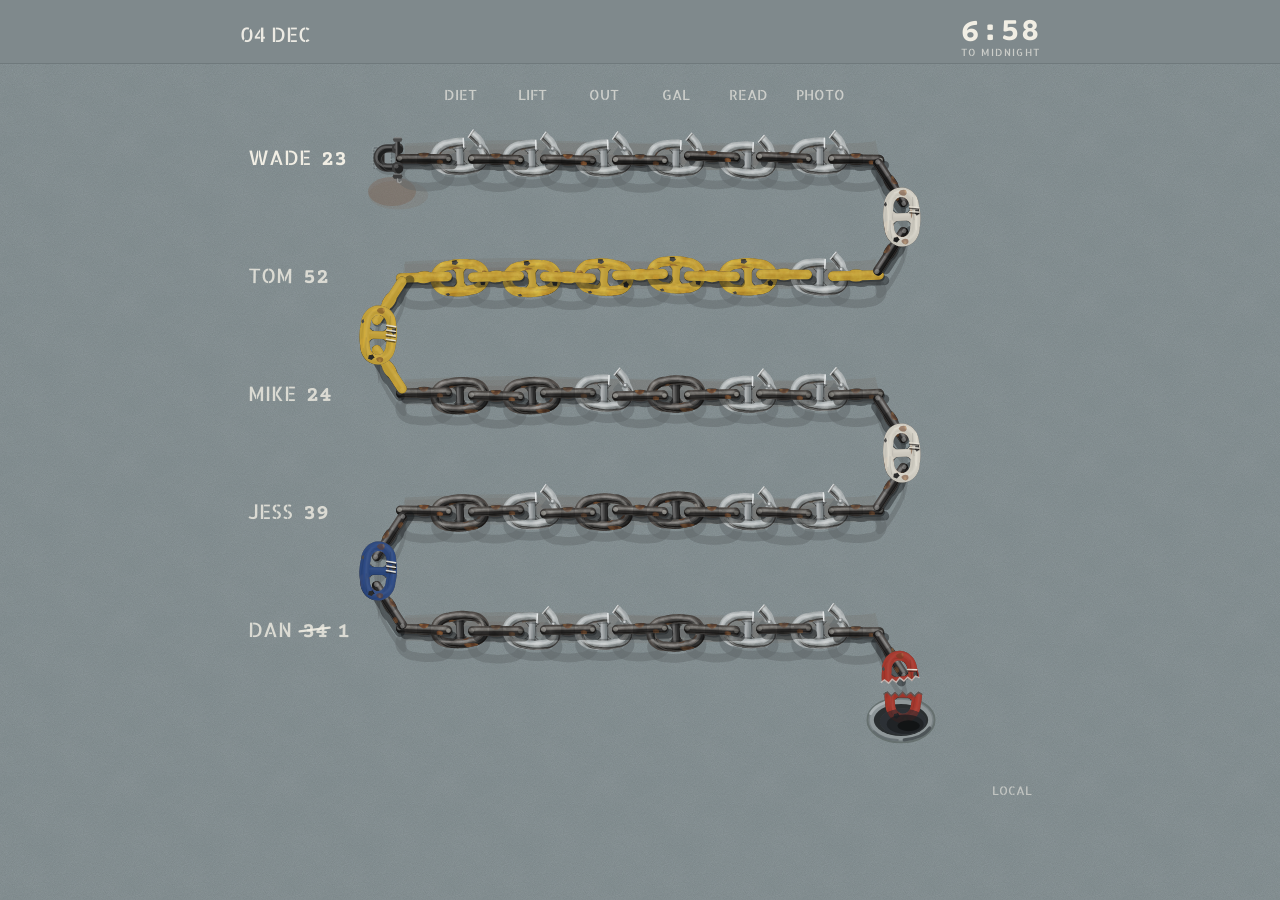
<file: index.html>
<!doctype html>
<html lang="en">
<head>
<meta charset="utf-8">
<meta name="viewport" content="width=device-width, initial-scale=1, viewport-fit=cover">
<title>Hard Five</title>
<meta name="theme-color" content="#7F898C">
<meta name="mobile-web-app-capable" content="yes">
<meta name="apple-mobile-web-app-capable" content="yes">
<meta name="apple-mobile-web-app-status-bar-style" content="black-translucent">
<meta name="apple-mobile-web-app-title" content="Hard Five">
<link rel="manifest" href="./manifest.webmanifest">
<link rel="icon" href="./icons/icon-192.png" sizes="192x192" type="image/png">
<link rel="apple-touch-icon" href="./icons/apple-touch-icon-180.png">
<link rel="preconnect" href="https://fonts.gstatic.com" crossorigin>
<link rel="stylesheet" href="https://fonts.googleapis.com/css2?family=Allerta+Stencil&display=swap">
<link rel="stylesheet" href="https://fonts.googleapis.com/css2?family=Courier+Prime:wght@400;700&display=swap">
<link rel="stylesheet" href="./app.css">
<style id="lapStyle">.lap{--i1:#7D8386;--i2:#A9AFB2;--i3:#C7CBCD}</style>
</head>
<body>
<div id="bulk"></div>
<svg id="deck" class="deck" xmlns="http://www.w3.org/2000/svg" width="100%" height="844" viewBox="0 0 390 844" preserveAspectRatio="xMidYMin slice">
<defs>
  <!-- ============================================================
       HARD FIVE LINK SYMBOLS. Phone units: stock d = 6 px. Flat stud link ~37 x 22, opening ~25 x 10.
       Every link is a <use>. Parameters ride in as CSS custom properties on the <use> (they inherit into the symbol):
         --i1 --i2 --i3   iron tones: deep / body / crown highlight   (your run 1C/3B/7A, other runs 2A/4A/8A)
         --rust 0..1      rust bloom opacity (hole corners, fillets, undersides)   --polish 0..1  wear at the crowns
         --paint --pa     boatswain's paint colour and 0/1 switch (85% tinted overlay; shading reads through)
         --turns 0..5     seizing-wire turns on the marker link (lines across the top bar by the left crown)
         --jaw            lap link gate: -38deg sprung open, 0deg closed (animate this; cubic-bezier(.2,.9,.3,1.15) 180ms).
                          The gate is the piece of the C from the stud along the top bar and round the right crown; it is
                          hinged on the crown at -40deg and swings up off the stud, so the gap opens at the stud and the
                          deck shows through it. Hinge coordinates ride in as --hx/--hy set inside the symbol.
       Per-instance variety is the transform on the <use>: rotate 2-6 deg, drift y 1-3 px, and which roll symbol.
       Light: one key upper-left, ~50 deg elevation. Highlight a third in from the lit edge, terminator lower-right,
       reflected light from the deck as a hairline on the far edge. No outline strokes anywhere on iron.
       Deck shadows: a second <use> of the sil-* silhouette in the shadow group, with the sun's shear
       matrix(1,0,K,K,K*z0,K*z0): K = cot(altitude)/sqrt2 (0.5 at 13:00), z0 the link's height off the deck.
       ============================================================ -->
  <pattern id="rustPat" patternUnits="userSpaceOnUse" width="14" height="14">
    <rect width="14" height="14" fill="#6b3f26"/>
    <path d="M1,2 q3,-2 5,1 q-1,3 -4,2.6z M8,7 q3,-2 5,1 q-1,3 -4,2.6z M3,9 q2,-1 3.6,1 q-.6,2.4 -3,2z M9,1 q2.4,-.4 3,1.6 q-1.6,1.4 -3,.4z" fill="#8a5a33"/>
    <path d="M6,4 q2,-.6 2.6,1.4 q-1.4,1.2 -2.6,.2z M11,10 q1.6,-.6 2.4,1 q-1.2,1.4 -2.4,.6z M1,12 q1.4,-.8 2.4,.6 q-1,1 -2.4,.4z" fill="#a3703f"/>
    <path d="M4,6 q1.4,0 1.6,1.2 q-1,.8 -1.8,0z M10,4 q1,0 1.4,1 q-.8,1 -1.6,.2z" fill="#4c2c1a"/>
  </pattern>
  <linearGradient id="gTipL" gradientUnits="userSpaceOnUse" x1="-18" y1="0" x2="-13" y2="0">
    <stop offset="0" stop-color="#000" stop-opacity=".55"/><stop offset="1" stop-color="#000" stop-opacity="0"/></linearGradient>
  <linearGradient id="gTipR" gradientUnits="userSpaceOnUse" x1="18" y1="0" x2="13" y2="0">
    <stop offset="0" stop-color="#000" stop-opacity=".6"/><stop offset="1" stop-color="#000" stop-opacity="0"/></linearGradient>
  <!-- mottle tile for the per-link tonal break-up: baked from feTurbulence at load into this pattern (deck-space, so no two links share it) -->
  <pattern id="mottle" patternUnits="userSpaceOnUse" width="96" height="96"><rect width="96" height="96" fill="#808080"/></pattern>
  <clipPath id="cpR100" clip-rule="evenodd"><path d="M-6.86,-10.98 -6.12,-11.14 -5.1,-11.31 -4.08,-11.45 -3.06,-11.56 -2.04,-11.64 -1.02,-11.68 0,-11.7 1.02,-11.68 2.04,-11.64 3.06,-11.56 4.08,-11.45 5.1,-11.31 6.12,-11.14 6.86,-10.98 7.91,-10.92 9.3,-10.7 10.65,-10.32 11.95,-9.8 13.18,-9.14 14.32,-8.35 15.36,-7.42 16.28,-6.38 17.05,-5.24 17.67,-4.01 18.13,-2.72 18.41,-1.37 18.5,0 18.41,1.37 18.13,2.72 17.67,4.01 17.05,5.24 16.28,6.38 15.36,7.42 14.32,8.35 13.18,9.14 11.95,9.8 10.65,10.32 9.3,10.7 7.91,10.92 6.86,10.98 6.12,11.14 5.1,11.31 4.08,11.45 3.06,11.56 2.04,11.64 1.02,11.68 0,11.7 -1.02,11.68 -2.04,11.64 -3.06,11.56 -4.08,11.45 -5.1,11.31 -6.12,11.14 -6.86,10.98 -7.91,10.92 -9.3,10.7 -10.65,10.32 -11.95,9.8 -13.18,9.14 -14.32,8.35 -15.36,7.42 -16.28,6.38 -17.05,5.24 -17.67,4.01 -18.13,2.72 -18.41,1.37 -18.5,0 -18.41,-1.37 -18.13,-2.72 -17.67,-4.01 -17.05,-5.24 -16.28,-6.38 -15.36,-7.42 -14.32,-8.35 -13.18,-9.14 -11.95,-9.8 -10.65,-10.32 -9.3,-10.7 -7.91,-10.92Z M-6.14,-5.02 -5.03,-5.24 -4.19,-5.38 -3.35,-5.49 -2.51,-5.58 -1.67,-5.65 -0.84,-5.69 0,-5.7 0.84,-5.69 1.67,-5.65 2.51,-5.58 3.35,-5.49 4.19,-5.38 5.03,-5.24 6.14,-5.02 7.26,-4.96 8.01,-4.84 8.73,-4.64 9.41,-4.36 10.04,-4.03 10.61,-3.63 11.11,-3.19 11.54,-2.7 11.89,-2.19 12.16,-1.66 12.35,-1.11 12.46,-0.56 12.5,0 12.46,0.56 12.35,1.11 12.16,1.66 11.89,2.19 11.54,2.7 11.11,3.19 10.61,3.63 10.04,4.03 9.41,4.36 8.73,4.64 8.01,4.84 7.26,4.96 6.14,5.02 5.03,5.24 4.19,5.38 3.35,5.49 2.51,5.58 1.67,5.65 0.84,5.69 0,5.7 -0.84,5.69 -1.67,5.65 -2.51,5.58 -3.35,5.49 -4.19,5.38 -5.03,5.24 -6.14,5.02 -7.26,4.96 -8.01,4.84 -8.73,4.64 -9.41,4.36 -10.04,4.03 -10.61,3.63 -11.11,3.19 -11.54,2.7 -11.89,2.19 -12.16,1.66 -12.35,1.11 -12.46,0.56 -12.5,0 -12.46,-0.56 -12.35,-1.11 -12.16,-1.66 -11.89,-2.19 -11.54,-2.7 -11.11,-3.19 -10.61,-3.63 -10.04,-4.03 -9.41,-4.36 -8.73,-4.64 -8.01,-4.84 -7.26,-4.96Z" clip-rule="evenodd"/></clipPath>
  <clipPath id="cpS100"><path d="M-2.4,-2.8 C-2.4,-4.4 -3.9,-4.7 -3.9,-5.8 H3.9 C3.9,-4.7 2.4,-4.4 2.4,-2.8 V2.8 C2.4,4.4 3.9,4.7 3.9,5.8 H-3.9 C-3.9,4.7 -2.4,4.4 -2.4,2.8Z"/></clipPath>
  <clipPath id="cpR75" clip-rule="evenodd"><path d="M-6.77,-8.99 -5.98,-9.11 -4.99,-9.24 -3.99,-9.34 -2.99,-9.42 -2,-9.48 -1,-9.51 0,-9.52 1,-9.51 2,-9.48 2.99,-9.42 3.99,-9.34 4.99,-9.24 5.98,-9.11 6.77,-8.99 7.83,-8.95 9.14,-8.79 10.43,-8.52 11.67,-8.14 12.87,-7.66 13.99,-7.07 15.04,-6.38 15.99,-5.57 16.83,-4.64 17.52,-3.61 18.05,-2.48 18.39,-1.26 18.5,0 18.39,1.26 18.05,2.48 17.52,3.61 16.83,4.64 15.99,5.57 15.04,6.38 13.99,7.07 12.87,7.66 11.67,8.14 10.43,8.52 9.14,8.79 7.83,8.95 6.77,8.99 5.98,9.11 4.99,9.24 3.99,9.34 2.99,9.42 2,9.48 1,9.51 0,9.52 -1,9.51 -2,9.48 -2.99,9.42 -3.99,9.34 -4.99,9.24 -5.98,9.11 -6.77,8.99 -7.83,8.95 -9.14,8.79 -10.43,8.52 -11.67,8.14 -12.87,7.66 -13.99,7.07 -15.04,6.38 -15.99,5.57 -16.83,4.64 -17.52,3.61 -18.05,2.48 -18.39,1.26 -18.5,0 -18.39,-1.26 -18.05,-2.48 -17.52,-3.61 -16.83,-4.64 -15.99,-5.57 -15.04,-6.38 -13.99,-7.07 -12.87,-7.66 -11.67,-8.14 -10.43,-8.52 -9.14,-8.79 -7.83,-8.95Z M-6.23,-3.01 -5.16,-3.17 -4.3,-3.28 -3.44,-3.37 -2.58,-3.44 -1.72,-3.49 -0.86,-3.52 0,-3.52 0.86,-3.52 1.72,-3.49 2.58,-3.44 3.44,-3.37 4.3,-3.28 5.16,-3.17 6.23,-3.01 7.34,-2.97 8.17,-2.87 8.96,-2.7 9.69,-2.48 10.36,-2.21 10.94,-1.91 11.43,-1.58 11.82,-1.25 12.11,-0.93 12.31,-0.64 12.42,-0.4 12.48,-0.19 12.5,0 12.48,0.19 12.42,0.4 12.31,0.64 12.11,0.93 11.82,1.25 11.43,1.58 10.94,1.91 10.36,2.21 9.69,2.48 8.96,2.7 8.17,2.87 7.34,2.97 6.23,3.01 5.16,3.17 4.3,3.28 3.44,3.37 2.58,3.44 1.72,3.49 0.86,3.52 0,3.52 -0.86,3.52 -1.72,3.49 -2.58,3.44 -3.44,3.37 -4.3,3.28 -5.16,3.17 -6.23,3.01 -7.34,2.97 -8.17,2.87 -8.96,2.7 -9.69,2.48 -10.36,2.21 -10.94,1.91 -11.43,1.58 -11.82,1.25 -12.11,0.93 -12.31,0.64 -12.42,0.4 -12.48,0.19 -12.5,0 -12.48,-0.19 -12.42,-0.4 -12.31,-0.64 -12.11,-0.93 -11.82,-1.25 -11.43,-1.58 -10.94,-1.91 -10.36,-2.21 -9.69,-2.48 -8.96,-2.7 -8.17,-2.87 -7.34,-2.97Z" clip-rule="evenodd"/></clipPath>
  <clipPath id="cpS75"><path d="M-2.4,-0.8 C-2.4,-2.4 -3.9,-2.7 -3.9,-3.8 H3.9 C3.9,-2.7 2.4,-2.4 2.4,-0.8 V0.8 C2.4,2.4 3.9,2.7 3.9,3.8 H-3.9 C-3.9,2.7 -2.4,2.4 -2.4,0.8Z"/></clipPath>
  <clipPath id="cpE"><path d="M-14.5,-3 L-4,-3 Q-2.4,-3.7 0,-3.7 Q2.4,-3.7 4,-3 L14.5,-3 A3.0,3.0 0 0 1 14.5,3 L4,3 Q2.4,3.7 0,3.7 Q-2.4,3.7 -4,3 L-14.5,3 A3.0,3.0 0 0 1 -14.5,-3Z"/></clipPath>
  <symbol id="sil-flat" overflow="visible"><path d="M-6.86,-10.98 -6.12,-11.14 -5.1,-11.31 -4.08,-11.45 -3.06,-11.56 -2.04,-11.64 -1.02,-11.68 0,-11.7 1.02,-11.68 2.04,-11.64 3.06,-11.56 4.08,-11.45 5.1,-11.31 6.12,-11.14 6.86,-10.98 7.91,-10.92 9.3,-10.7 10.65,-10.32 11.95,-9.8 13.18,-9.14 14.32,-8.35 15.36,-7.42 16.28,-6.38 17.05,-5.24 17.67,-4.01 18.13,-2.72 18.41,-1.37 18.5,0 18.41,1.37 18.13,2.72 17.67,4.01 17.05,5.24 16.28,6.38 15.36,7.42 14.32,8.35 13.18,9.14 11.95,9.8 10.65,10.32 9.3,10.7 7.91,10.92 6.86,10.98 6.12,11.14 5.1,11.31 4.08,11.45 3.06,11.56 2.04,11.64 1.02,11.68 0,11.7 -1.02,11.68 -2.04,11.64 -3.06,11.56 -4.08,11.45 -5.1,11.31 -6.12,11.14 -6.86,10.98 -7.91,10.92 -9.3,10.7 -10.65,10.32 -11.95,9.8 -13.18,9.14 -14.32,8.35 -15.36,7.42 -16.28,6.38 -17.05,5.24 -17.67,4.01 -18.13,2.72 -18.41,1.37 -18.5,0 -18.41,-1.37 -18.13,-2.72 -17.67,-4.01 -17.05,-5.24 -16.28,-6.38 -15.36,-7.42 -14.32,-8.35 -13.18,-9.14 -11.95,-9.8 -10.65,-10.32 -9.3,-10.7 -7.91,-10.92Z M-6.14,-5.02 -5.03,-5.24 -4.19,-5.38 -3.35,-5.49 -2.51,-5.58 -1.67,-5.65 -0.84,-5.69 0,-5.7 0.84,-5.69 1.67,-5.65 2.51,-5.58 3.35,-5.49 4.19,-5.38 5.03,-5.24 6.14,-5.02 7.26,-4.96 8.01,-4.84 8.73,-4.64 9.41,-4.36 10.04,-4.03 10.61,-3.63 11.11,-3.19 11.54,-2.7 11.89,-2.19 12.16,-1.66 12.35,-1.11 12.46,-0.56 12.5,0 12.46,0.56 12.35,1.11 12.16,1.66 11.89,2.19 11.54,2.7 11.11,3.19 10.61,3.63 10.04,4.03 9.41,4.36 8.73,4.64 8.01,4.84 7.26,4.96 6.14,5.02 5.03,5.24 4.19,5.38 3.35,5.49 2.51,5.58 1.67,5.65 0.84,5.69 0,5.7 -0.84,5.69 -1.67,5.65 -2.51,5.58 -3.35,5.49 -4.19,5.38 -5.03,5.24 -6.14,5.02 -7.26,4.96 -8.01,4.84 -8.73,4.64 -9.41,4.36 -10.04,4.03 -10.61,3.63 -11.11,3.19 -11.54,2.7 -11.89,2.19 -12.16,1.66 -12.35,1.11 -12.46,0.56 -12.5,0 -12.46,-0.56 -12.35,-1.11 -12.16,-1.66 -11.89,-2.19 -11.54,-2.7 -11.11,-3.19 -10.61,-3.63 -10.04,-4.03 -9.41,-4.36 -8.73,-4.64 -8.01,-4.84 -7.26,-4.96Z" fill-rule="evenodd"/></symbol>
  <symbol id="sil-roll" overflow="visible"><path d="M-6.77,-8.99 -5.98,-9.11 -4.99,-9.24 -3.99,-9.34 -2.99,-9.42 -2,-9.48 -1,-9.51 0,-9.52 1,-9.51 2,-9.48 2.99,-9.42 3.99,-9.34 4.99,-9.24 5.98,-9.11 6.77,-8.99 7.83,-8.95 9.14,-8.79 10.43,-8.52 11.67,-8.14 12.87,-7.66 13.99,-7.07 15.04,-6.38 15.99,-5.57 16.83,-4.64 17.52,-3.61 18.05,-2.48 18.39,-1.26 18.5,0 18.39,1.26 18.05,2.48 17.52,3.61 16.83,4.64 15.99,5.57 15.04,6.38 13.99,7.07 12.87,7.66 11.67,8.14 10.43,8.52 9.14,8.79 7.83,8.95 6.77,8.99 5.98,9.11 4.99,9.24 3.99,9.34 2.99,9.42 2,9.48 1,9.51 0,9.52 -1,9.51 -2,9.48 -2.99,9.42 -3.99,9.34 -4.99,9.24 -5.98,9.11 -6.77,8.99 -7.83,8.95 -9.14,8.79 -10.43,8.52 -11.67,8.14 -12.87,7.66 -13.99,7.07 -15.04,6.38 -15.99,5.57 -16.83,4.64 -17.52,3.61 -18.05,2.48 -18.39,1.26 -18.5,0 -18.39,-1.26 -18.05,-2.48 -17.52,-3.61 -16.83,-4.64 -15.99,-5.57 -15.04,-6.38 -13.99,-7.07 -12.87,-7.66 -11.67,-8.14 -10.43,-8.52 -9.14,-8.79 -7.83,-8.95Z M-6.23,-3.01 -5.16,-3.17 -4.3,-3.28 -3.44,-3.37 -2.58,-3.44 -1.72,-3.49 -0.86,-3.52 0,-3.52 0.86,-3.52 1.72,-3.49 2.58,-3.44 3.44,-3.37 4.3,-3.28 5.16,-3.17 6.23,-3.01 7.34,-2.97 8.17,-2.87 8.96,-2.7 9.69,-2.48 10.36,-2.21 10.94,-1.91 11.43,-1.58 11.82,-1.25 12.11,-0.93 12.31,-0.64 12.42,-0.4 12.48,-0.19 12.5,0 12.48,0.19 12.42,0.4 12.31,0.64 12.11,0.93 11.82,1.25 11.43,1.58 10.94,1.91 10.36,2.21 9.69,2.48 8.96,2.7 8.17,2.87 7.34,2.97 6.23,3.01 5.16,3.17 4.3,3.28 3.44,3.37 2.58,3.44 1.72,3.49 0.86,3.52 0,3.52 -0.86,3.52 -1.72,3.49 -2.58,3.44 -3.44,3.37 -4.3,3.28 -5.16,3.17 -6.23,3.01 -7.34,2.97 -8.17,2.87 -8.96,2.7 -9.69,2.48 -10.36,2.21 -10.94,1.91 -11.43,1.58 -11.82,1.25 -12.11,0.93 -12.31,0.64 -12.42,0.4 -12.48,0.19 -12.5,0 -12.48,-0.19 -12.42,-0.4 -12.31,-0.64 -12.11,-0.93 -11.82,-1.25 -11.43,-1.58 -10.94,-1.91 -10.36,-2.21 -9.69,-2.48 -8.96,-2.7 -8.17,-2.87 -7.34,-2.97Z" fill-rule="evenodd"/></symbol>
  <symbol id="sil-edge" overflow="visible"><path d="M-14.5,-3 L-4,-3 Q-2.4,-3.7 0,-3.7 Q2.4,-3.7 4,-3 L14.5,-3 A3.0,3.0 0 0 1 14.5,3 L4,3 Q2.4,3.7 0,3.7 Q-2.4,3.7 -4,3 L-14.5,3 A3.0,3.0 0 0 1 -14.5,-3Z"/></symbol>
  <!-- closed flat stud link (also the painted marker: set --paint, --pa:1, --turns). -->
  <symbol id="lk-flat" overflow="visible">
    <path d="M-6.86,-10.98 -6.12,-11.14 -5.1,-11.31 -4.08,-11.45 -3.06,-11.56 -2.04,-11.64 -1.02,-11.68 0,-11.7 1.02,-11.68 2.04,-11.64 3.06,-11.56 4.08,-11.45 5.1,-11.31 6.12,-11.14 6.86,-10.98 7.91,-10.92 9.3,-10.7 10.65,-10.32 11.95,-9.8 13.18,-9.14 14.32,-8.35 15.36,-7.42 16.28,-6.38 17.05,-5.24 17.67,-4.01 18.13,-2.72 18.41,-1.37 18.5,0 18.41,1.37 18.13,2.72 17.67,4.01 17.05,5.24 16.28,6.38 15.36,7.42 14.32,8.35 13.18,9.14 11.95,9.8 10.65,10.32 9.3,10.7 7.91,10.92 6.86,10.98 6.12,11.14 5.1,11.31 4.08,11.45 3.06,11.56 2.04,11.64 1.02,11.68 0,11.7 -1.02,11.68 -2.04,11.64 -3.06,11.56 -4.08,11.45 -5.1,11.31 -6.12,11.14 -6.86,10.98 -7.91,10.92 -9.3,10.7 -10.65,10.32 -11.95,9.8 -13.18,9.14 -14.32,8.35 -15.36,7.42 -16.28,6.38 -17.05,5.24 -17.67,4.01 -18.13,2.72 -18.41,1.37 -18.5,0 -18.41,-1.37 -18.13,-2.72 -17.67,-4.01 -17.05,-5.24 -16.28,-6.38 -15.36,-7.42 -14.32,-8.35 -13.18,-9.14 -11.95,-9.8 -10.65,-10.32 -9.3,-10.7 -7.91,-10.92Z M-6.14,-5.02 -5.03,-5.24 -4.19,-5.38 -3.35,-5.49 -2.51,-5.58 -1.67,-5.65 -0.84,-5.69 0,-5.7 0.84,-5.69 1.67,-5.65 2.51,-5.58 3.35,-5.49 4.19,-5.38 5.03,-5.24 6.14,-5.02 7.26,-4.96 8.01,-4.84 8.73,-4.64 9.41,-4.36 10.04,-4.03 10.61,-3.63 11.11,-3.19 11.54,-2.7 11.89,-2.19 12.16,-1.66 12.35,-1.11 12.46,-0.56 12.5,0 12.46,0.56 12.35,1.11 12.16,1.66 11.89,2.19 11.54,2.7 11.11,3.19 10.61,3.63 10.04,4.03 9.41,4.36 8.73,4.64 8.01,4.84 7.26,4.96 6.14,5.02 5.03,5.24 4.19,5.38 3.35,5.49 2.51,5.58 1.67,5.65 0.84,5.69 0,5.7 -0.84,5.69 -1.67,5.65 -2.51,5.58 -3.35,5.49 -4.19,5.38 -5.03,5.24 -6.14,5.02 -7.26,4.96 -8.01,4.84 -8.73,4.64 -9.41,4.36 -10.04,4.03 -10.61,3.63 -11.11,3.19 -11.54,2.7 -11.89,2.19 -12.16,1.66 -12.35,1.11 -12.46,0.56 -12.5,0 -12.46,-0.56 -12.35,-1.11 -12.16,-1.66 -11.89,-2.19 -11.54,-2.7 -11.11,-3.19 -10.61,-3.63 -10.04,-4.03 -9.41,-4.36 -8.73,-4.64 -8.01,-4.84 -7.26,-4.96Z" fill="var(--i2)" fill-rule="evenodd"/>
    <path d="M-6.86,-10.98 -6.12,-11.14 -5.1,-11.31 -4.08,-11.45 -3.06,-11.56 -2.04,-11.64 -1.02,-11.68 0,-11.7 1.02,-11.68 2.04,-11.64 3.06,-11.56 4.08,-11.45 5.1,-11.31 6.12,-11.14 6.86,-10.98 7.91,-10.92 9.3,-10.7 10.65,-10.32 11.95,-9.8 13.18,-9.14 14.32,-8.35 15.36,-7.42 16.28,-6.38 17.05,-5.24 17.67,-4.01 18.13,-2.72 18.41,-1.37 18.5,0 18.41,1.37 18.13,2.72 17.67,4.01 17.05,5.24 16.28,6.38 15.36,7.42 14.32,8.35 13.18,9.14 11.95,9.8 10.65,10.32 9.3,10.7 7.91,10.92 6.86,10.98 6.12,11.14 5.1,11.31 4.08,11.45 3.06,11.56 2.04,11.64 1.02,11.68 0,11.7 -1.02,11.68 -2.04,11.64 -3.06,11.56 -4.08,11.45 -5.1,11.31 -6.12,11.14 -6.86,10.98 -7.91,10.92 -9.3,10.7 -10.65,10.32 -11.95,9.8 -13.18,9.14 -14.32,8.35 -15.36,7.42 -16.28,6.38 -17.05,5.24 -17.67,4.01 -18.13,2.72 -18.41,1.37 -18.5,0 -18.41,-1.37 -18.13,-2.72 -17.67,-4.01 -17.05,-5.24 -16.28,-6.38 -15.36,-7.42 -14.32,-8.35 -13.18,-9.14 -11.95,-9.8 -10.65,-10.32 -9.3,-10.7 -7.91,-10.92Z M-6.14,-5.02 -5.03,-5.24 -4.19,-5.38 -3.35,-5.49 -2.51,-5.58 -1.67,-5.65 -0.84,-5.69 0,-5.7 0.84,-5.69 1.67,-5.65 2.51,-5.58 3.35,-5.49 4.19,-5.38 5.03,-5.24 6.14,-5.02 7.26,-4.96 8.01,-4.84 8.73,-4.64 9.41,-4.36 10.04,-4.03 10.61,-3.63 11.11,-3.19 11.54,-2.7 11.89,-2.19 12.16,-1.66 12.35,-1.11 12.46,-0.56 12.5,0 12.46,0.56 12.35,1.11 12.16,1.66 11.89,2.19 11.54,2.7 11.11,3.19 10.61,3.63 10.04,4.03 9.41,4.36 8.73,4.64 8.01,4.84 7.26,4.96 6.14,5.02 5.03,5.24 4.19,5.38 3.35,5.49 2.51,5.58 1.67,5.65 0.84,5.69 0,5.7 -0.84,5.69 -1.67,5.65 -2.51,5.58 -3.35,5.49 -4.19,5.38 -5.03,5.24 -6.14,5.02 -7.26,4.96 -8.01,4.84 -8.73,4.64 -9.41,4.36 -10.04,4.03 -10.61,3.63 -11.11,3.19 -11.54,2.7 -11.89,2.19 -12.16,1.66 -12.35,1.11 -12.46,0.56 -12.5,0 -12.46,-0.56 -12.35,-1.11 -12.16,-1.66 -11.89,-2.19 -11.54,-2.7 -11.11,-3.19 -10.61,-3.63 -10.04,-4.03 -9.41,-4.36 -8.73,-4.64 -8.01,-4.84 -7.26,-4.96Z" fill="#6b4a30" fill-rule="evenodd" opacity=".1"/>
    <g clip-path="url(#cpR100)">
      <path d="M-6.5,-8 -5.57,-8.19 -4.64,-8.34 -3.71,-8.47 -2.79,-8.57 -1.86,-8.64 -0.93,-8.69 0,-8.7 0.93,-8.69 1.86,-8.64 2.79,-8.57 3.71,-8.47 4.64,-8.34 5.57,-8.19 6.5,-8 7.58,-7.94 8.65,-7.77 9.69,-7.48 10.68,-7.08 11.61,-6.58 12.47,-5.99 13.24,-5.3 13.91,-4.54 14.47,-3.72 14.92,-2.84 15.24,-1.91 15.43,-0.96 15.5,0 15.43,0.96 15.24,1.91 14.92,2.84 14.47,3.72 13.91,4.54 13.24,5.3 12.47,5.99 11.61,6.58 10.68,7.08 9.69,7.48 8.65,7.77 7.58,7.94 6.5,8 5.57,8.19 4.64,8.34 3.71,8.47 2.79,8.57 1.86,8.64 0.93,8.69 0,8.7 -0.93,8.69 -1.86,8.64 -2.79,8.57 -3.71,8.47 -4.64,8.34 -5.57,8.19 -6.5,8 -7.58,7.94 -8.65,7.77 -9.69,7.48 -10.68,7.08 -11.61,6.58 -12.47,5.99 -13.24,5.3 -13.91,4.54 -14.47,3.72 -14.92,2.84 -15.24,1.91 -15.43,0.96 -15.5,0 -15.43,-0.96 -15.24,-1.91 -14.92,-2.84 -14.47,-3.72 -13.91,-4.54 -13.24,-5.3 -12.47,-5.99 -11.61,-6.58 -10.68,-7.08 -9.69,-7.48 -8.65,-7.77 -7.58,-7.94Z" fill="none" stroke="var(--i1)" stroke-width="3" transform="translate(1.35,1.35)" opacity=".95"/>
      <path d="M-6.5,-8 -5.57,-8.19 -4.64,-8.34 -3.71,-8.47 -2.79,-8.57 -1.86,-8.64 -0.93,-8.69 0,-8.7 0.93,-8.69 1.86,-8.64 2.79,-8.57 3.71,-8.47 4.64,-8.34 5.57,-8.19 6.5,-8 7.58,-7.94 8.65,-7.77 9.69,-7.48 10.68,-7.08 11.61,-6.58 12.47,-5.99 13.24,-5.3 13.91,-4.54 14.47,-3.72 14.92,-2.84 15.24,-1.91 15.43,-0.96 15.5,0 15.43,0.96 15.24,1.91 14.92,2.84 14.47,3.72 13.91,4.54 13.24,5.3 12.47,5.99 11.61,6.58 10.68,7.08 9.69,7.48 8.65,7.77 7.58,7.94 6.5,8 5.57,8.19 4.64,8.34 3.71,8.47 2.79,8.57 1.86,8.64 0.93,8.69 0,8.7 -0.93,8.69 -1.86,8.64 -2.79,8.57 -3.71,8.47 -4.64,8.34 -5.57,8.19 -6.5,8 -7.58,7.94 -8.65,7.77 -9.69,7.48 -10.68,7.08 -11.61,6.58 -12.47,5.99 -13.24,5.3 -13.91,4.54 -14.47,3.72 -14.92,2.84 -15.24,1.91 -15.43,0.96 -15.5,0 -15.43,-0.96 -15.24,-1.91 -14.92,-2.84 -14.47,-3.72 -13.91,-4.54 -13.24,-5.3 -12.47,-5.99 -11.61,-6.58 -10.68,-7.08 -9.69,-7.48 -8.65,-7.77 -7.58,-7.94Z" fill="none" stroke="#0b0907" stroke-width="1.6" transform="translate(2.1,2.1)" opacity=".55"/>
      <path d="M-6.5,-8 -5.57,-8.19 -4.64,-8.34 -3.71,-8.47 -2.79,-8.57 -1.86,-8.64 -0.93,-8.69 0,-8.7 0.93,-8.69 1.86,-8.64 2.79,-8.57 3.71,-8.47 4.64,-8.34 5.57,-8.19 6.5,-8 7.58,-7.94 8.65,-7.77 9.69,-7.48 10.68,-7.08 11.61,-6.58 12.47,-5.99 13.24,-5.3 13.91,-4.54 14.47,-3.72 14.92,-2.84 15.24,-1.91 15.43,-0.96 15.5,0 15.43,0.96 15.24,1.91 14.92,2.84 14.47,3.72 13.91,4.54 13.24,5.3 12.47,5.99 11.61,6.58 10.68,7.08 9.69,7.48 8.65,7.77 7.58,7.94 6.5,8 5.57,8.19 4.64,8.34 3.71,8.47 2.79,8.57 1.86,8.64 0.93,8.69 0,8.7 -0.93,8.69 -1.86,8.64 -2.79,8.57 -3.71,8.47 -4.64,8.34 -5.57,8.19 -6.5,8 -7.58,7.94 -8.65,7.77 -9.69,7.48 -10.68,7.08 -11.61,6.58 -12.47,5.99 -13.24,5.3 -13.91,4.54 -14.47,3.72 -14.92,2.84 -15.24,1.91 -15.43,0.96 -15.5,0 -15.43,-0.96 -15.24,-1.91 -14.92,-2.84 -14.47,-3.72 -13.91,-4.54 -13.24,-5.3 -12.47,-5.99 -11.61,-6.58 -10.68,-7.08 -9.69,-7.48 -8.65,-7.77 -7.58,-7.94Z" fill="none" stroke="var(--i3)" stroke-width="3.3" transform="translate(-0.75,-0.75)" opacity=".28"/>
      <path d="M-6.5,-8 -5.57,-8.19 -4.64,-8.34 -3.71,-8.47 -2.79,-8.57 -1.86,-8.64 -0.93,-8.69 0,-8.7 0.93,-8.69 1.86,-8.64 2.79,-8.57 3.71,-8.47 4.64,-8.34 5.57,-8.19 6.5,-8 7.58,-7.94 8.65,-7.77 9.69,-7.48 10.68,-7.08 11.61,-6.58 12.47,-5.99 13.24,-5.3 13.91,-4.54 14.47,-3.72 14.92,-2.84 15.24,-1.91 15.43,-0.96 15.5,0 15.43,0.96 15.24,1.91 14.92,2.84 14.47,3.72 13.91,4.54 13.24,5.3 12.47,5.99 11.61,6.58 10.68,7.08 9.69,7.48 8.65,7.77 7.58,7.94 6.5,8 5.57,8.19 4.64,8.34 3.71,8.47 2.79,8.57 1.86,8.64 0.93,8.69 0,8.7 -0.93,8.69 -1.86,8.64 -2.79,8.57 -3.71,8.47 -4.64,8.34 -5.57,8.19 -6.5,8 -7.58,7.94 -8.65,7.77 -9.69,7.48 -10.68,7.08 -11.61,6.58 -12.47,5.99 -13.24,5.3 -13.91,4.54 -14.47,3.72 -14.92,2.84 -15.24,1.91 -15.43,0.96 -15.5,0 -15.43,-0.96 -15.24,-1.91 -14.92,-2.84 -14.47,-3.72 -13.91,-4.54 -13.24,-5.3 -12.47,-5.99 -11.61,-6.58 -10.68,-7.08 -9.69,-7.48 -8.65,-7.77 -7.58,-7.94Z" fill="none" stroke="var(--i3)" stroke-width="1.7" transform="translate(-0.95,-0.95)" opacity=".62"/>
      <path d="M-6.5,-8 -5.57,-8.19 -4.64,-8.34 -3.71,-8.47 -2.79,-8.57 -1.86,-8.64 -0.93,-8.69 0,-8.7 0.93,-8.69 1.86,-8.64 2.79,-8.57 3.71,-8.47 4.64,-8.34 5.57,-8.19 6.5,-8 7.58,-7.94 8.65,-7.77 9.69,-7.48 10.68,-7.08 11.61,-6.58 12.47,-5.99 13.24,-5.3 13.91,-4.54 14.47,-3.72 14.92,-2.84 15.24,-1.91 15.43,-0.96 15.5,0 15.43,0.96 15.24,1.91 14.92,2.84 14.47,3.72 13.91,4.54 13.24,5.3 12.47,5.99 11.61,6.58 10.68,7.08 9.69,7.48 8.65,7.77 7.58,7.94 6.5,8 5.57,8.19 4.64,8.34 3.71,8.47 2.79,8.57 1.86,8.64 0.93,8.69 0,8.7 -0.93,8.69 -1.86,8.64 -2.79,8.57 -3.71,8.47 -4.64,8.34 -5.57,8.19 -6.5,8 -7.58,7.94 -8.65,7.77 -9.69,7.48 -10.68,7.08 -11.61,6.58 -12.47,5.99 -13.24,5.3 -13.91,4.54 -14.47,3.72 -14.92,2.84 -15.24,1.91 -15.43,0.96 -15.5,0 -15.43,-0.96 -15.24,-1.91 -14.92,-2.84 -14.47,-3.72 -13.91,-4.54 -13.24,-5.3 -12.47,-5.99 -11.61,-6.58 -10.68,-7.08 -9.69,-7.48 -8.65,-7.77 -7.58,-7.94Z" fill="none" stroke="#fff" stroke-width="0.6" transform="translate(-1.05,-1.05)" opacity=".14"/>
      <path d="M-6.5,-8 -5.57,-8.19 -4.64,-8.34 -3.71,-8.47 -2.79,-8.57 -1.86,-8.64 -0.93,-8.69 0,-8.7 0.93,-8.69 1.86,-8.64 2.79,-8.57 3.71,-8.47 4.64,-8.34 5.57,-8.19 6.5,-8 7.58,-7.94 8.65,-7.77 9.69,-7.48 10.68,-7.08 11.61,-6.58 12.47,-5.99 13.24,-5.3 13.91,-4.54 14.47,-3.72 14.92,-2.84 15.24,-1.91 15.43,-0.96 15.5,0 15.43,0.96 15.24,1.91 14.92,2.84 14.47,3.72 13.91,4.54 13.24,5.3 12.47,5.99 11.61,6.58 10.68,7.08 9.69,7.48 8.65,7.77 7.58,7.94 6.5,8 5.57,8.19 4.64,8.34 3.71,8.47 2.79,8.57 1.86,8.64 0.93,8.69 0,8.7 -0.93,8.69 -1.86,8.64 -2.79,8.57 -3.71,8.47 -4.64,8.34 -5.57,8.19 -6.5,8 -7.58,7.94 -8.65,7.77 -9.69,7.48 -10.68,7.08 -11.61,6.58 -12.47,5.99 -13.24,5.3 -13.91,4.54 -14.47,3.72 -14.92,2.84 -15.24,1.91 -15.43,0.96 -15.5,0 -15.43,-0.96 -15.24,-1.91 -14.92,-2.84 -14.47,-3.72 -13.91,-4.54 -13.24,-5.3 -12.47,-5.99 -11.61,-6.58 -10.68,-7.08 -9.69,-7.48 -8.65,-7.77 -7.58,-7.94Z" fill="none" stroke="var(--i3)" stroke-width="0.7" transform="translate(2.45,2.45)" opacity=".32"/>
    </g>
    <g clip-path="url(#cpR100)"><g style="opacity:var(--rust,.5)" fill="url(#rustPat)">
      <path d="M-6.5,-6.2 q3,-1 6,1.4 q-1.6,2.6 -4.2,2.6 q-2.4,-1 -1.8,-4z"/>
      <path d="M0.5,2.6 q3,-.6 5.6,1.4 q-.6,2.4 -3.4,2.6 q-2.6,-.8 -2.2,-4z"/>
      <path d="M-12.8,-3 q1.6,-1.2 3.2,.4 q-.2,2.2 -2.2,2.8 q-1.8,-1 -1,-3.2z"/>
      <path d="M9.4,1 q2,-1.4 3.6,.6 q.2,2.4 -1.8,3 q-2.4,-1.2 -1.8,-3.6z"/>
      <path d="M2,9 q5,-.8 9,.6 q-1,2.2 -5,2 q-4,-.4 -4,-2.6z"/>
    </g><g fill="#b9b9b6" style="opacity:var(--polish,.5)">
      <ellipse cx="12.3" cy="-0.4" rx="1.3" ry="2.8"/>
      <ellipse cx="-12.3" cy="0.5" rx="1.2" ry="2.6"/>
    </g></g>
    <g class="stud">
      <path d="M-2.4,-2.8 C-2.4,-4.4 -3.9,-4.7 -3.9,-5.8 H3.9 C3.9,-4.7 2.4,-4.4 2.4,-2.8 V2.8 C2.4,4.4 3.9,4.7 3.9,5.8 H-3.9 C-3.9,4.7 -2.4,4.4 -2.4,2.8Z" fill="var(--i2)"/>
      <path d="M-2.4,-2.8 C-2.4,-4.4 -3.9,-4.7 -3.9,-5.8 H3.9 C3.9,-4.7 2.4,-4.4 2.4,-2.8 V2.8 C2.4,4.4 3.9,4.7 3.9,5.8 H-3.9 C-3.9,4.7 -2.4,4.4 -2.4,2.8Z" fill="#000" opacity=".14"/>
      <g clip-path="url(#cpS100)">
        <line x1="-1.1" y1="-6" x2="-1.1" y2="6" stroke="var(--i3)" stroke-width="1.5" opacity=".45"/>
        <line x1="-1.5" y1="-6" x2="-1.5" y2="6" stroke="var(--i3)" stroke-width=".6" opacity=".3"/>
        <line x1="1.5" y1="-6" x2="1.5" y2="6" stroke="var(--i1)" stroke-width="1.7" opacity=".9"/>
        <line x1="2.2" y1="-6" x2="2.2" y2="6" stroke="#000" stroke-width=".7" opacity=".4"/>
        <path d="M-3.9,-5.2 H3.9 M-3.9,5.2 H3.9" stroke="#000" stroke-width="1" opacity=".22"/>
      </g>
      <path d="M-2.4,-2.8 C-2.4,-4.4 -3.9,-4.7 -4.3,-5 M2.4,-2.8 C2.4,-4.4 3.9,-4.7 4.3,-5 M-2.4,2.8 C-2.4,4.4 -3.9,4.7 -4.3,5 M2.4,2.8 C2.4,4.4 3.9,4.7 4.3,5" fill="none" stroke="#0b0907" stroke-width=".55" opacity=".55"/>
    </g>
    <g class="paint" style="opacity:var(--pa,0)">
      <path d="M-6.86,-10.98 -6.12,-11.14 -5.1,-11.31 -4.08,-11.45 -3.06,-11.56 -2.04,-11.64 -1.02,-11.68 0,-11.7 1.02,-11.68 2.04,-11.64 3.06,-11.56 4.08,-11.45 5.1,-11.31 6.12,-11.14 6.86,-10.98 7.91,-10.92 9.3,-10.7 10.65,-10.32 11.95,-9.8 13.18,-9.14 14.32,-8.35 15.36,-7.42 16.28,-6.38 17.05,-5.24 17.67,-4.01 18.13,-2.72 18.41,-1.37 18.5,0 18.41,1.37 18.13,2.72 17.67,4.01 17.05,5.24 16.28,6.38 15.36,7.42 14.32,8.35 13.18,9.14 11.95,9.8 10.65,10.32 9.3,10.7 7.91,10.92 6.86,10.98 6.12,11.14 5.1,11.31 4.08,11.45 3.06,11.56 2.04,11.64 1.02,11.68 0,11.7 -1.02,11.68 -2.04,11.64 -3.06,11.56 -4.08,11.45 -5.1,11.31 -6.12,11.14 -6.86,10.98 -7.91,10.92 -9.3,10.7 -10.65,10.32 -11.95,9.8 -13.18,9.14 -14.32,8.35 -15.36,7.42 -16.28,6.38 -17.05,5.24 -17.67,4.01 -18.13,2.72 -18.41,1.37 -18.5,0 -18.41,-1.37 -18.13,-2.72 -17.67,-4.01 -17.05,-5.24 -16.28,-6.38 -15.36,-7.42 -14.32,-8.35 -13.18,-9.14 -11.95,-9.8 -10.65,-10.32 -9.3,-10.7 -7.91,-10.92Z M-6.14,-5.02 -5.03,-5.24 -4.19,-5.38 -3.35,-5.49 -2.51,-5.58 -1.67,-5.65 -0.84,-5.69 0,-5.7 0.84,-5.69 1.67,-5.65 2.51,-5.58 3.35,-5.49 4.19,-5.38 5.03,-5.24 6.14,-5.02 7.26,-4.96 8.01,-4.84 8.73,-4.64 9.41,-4.36 10.04,-4.03 10.61,-3.63 11.11,-3.19 11.54,-2.7 11.89,-2.19 12.16,-1.66 12.35,-1.11 12.46,-0.56 12.5,0 12.46,0.56 12.35,1.11 12.16,1.66 11.89,2.19 11.54,2.7 11.11,3.19 10.61,3.63 10.04,4.03 9.41,4.36 8.73,4.64 8.01,4.84 7.26,4.96 6.14,5.02 5.03,5.24 4.19,5.38 3.35,5.49 2.51,5.58 1.67,5.65 0.84,5.69 0,5.7 -0.84,5.69 -1.67,5.65 -2.51,5.58 -3.35,5.49 -4.19,5.38 -5.03,5.24 -6.14,5.02 -7.26,4.96 -8.01,4.84 -8.73,4.64 -9.41,4.36 -10.04,4.03 -10.61,3.63 -11.11,3.19 -11.54,2.7 -11.89,2.19 -12.16,1.66 -12.35,1.11 -12.46,0.56 -12.5,0 -12.46,-0.56 -12.35,-1.11 -12.16,-1.66 -11.89,-2.19 -11.54,-2.7 -11.11,-3.19 -10.61,-3.63 -10.04,-4.03 -9.41,-4.36 -8.73,-4.64 -8.01,-4.84 -7.26,-4.96Z" fill="var(--paint,#000)" fill-rule="evenodd" opacity=".84"/>
      <path d="M-2.4,-2.8 C-2.4,-4.4 -3.9,-4.7 -3.9,-5.8 H3.9 C3.9,-4.7 2.4,-4.4 2.4,-2.8 V2.8 C2.4,4.4 3.9,4.7 3.9,5.8 H-3.9 C-3.9,4.7 -2.4,4.4 -2.4,2.8Z" fill="var(--paint,#000)" opacity=".84"/>
      <g clip-path="url(#cpR100)" fill="none" stroke-linecap="round">
        <path d="M-14,-9.4 q6,-.6 12,.2 t10,.4" stroke="var(--paint,#000)" stroke-width="1.1" opacity=".5"/>
        <path d="M-12,-7.2 q8,.6 14,-.4" stroke="#000" stroke-width=".5" opacity=".14"/>
        <path d="M-9,8.8 q9,-.8 17,.3" stroke="var(--paint,#000)" stroke-width="1" opacity=".45"/>
        <path d="M2,7.4 q6,.5 11,-.6" stroke="#000" stroke-width=".5" opacity=".12"/>
        <path d="M-15.4,-4 q-1.2,4 .2,8" stroke="var(--paint,#000)" stroke-width=".9" opacity=".4"/>
        <!-- chips: paint lifted to bare iron, dark edge on the lit side where the flake stands proud -->
        <path d="M-4.2,-10.6 l2.6,-.2 1.2,1.4 -1.8,1.3 -2.2,-.6z" fill="var(--i2)"/>
        <path d="M-4.2,-10.6 l2.6,-.2" stroke="#000" stroke-width=".55" opacity=".7"/>
        <path d="M12.4,3.2 l1.8,-1.2 1.6,1.6 -.8,2.2 -2.2,-.4z" fill="var(--i1)"/>
        <path d="M12.4,3.2 l1.8,-1.2" stroke="#000" stroke-width=".5" opacity=".6"/>
        <path d="M-9.8,9.6 l2,-.6 1,1.2 -1.6,.8z" fill="var(--i2)"/>
        <!-- rust bleeding through at the crowns and the stud roots -->
        <g fill="url(#rustPat)" opacity=".55">
          <path d="M-16.8,-3 q2.4,-1.6 3.6,1 q-.4,3 -2.4,3.4 q-2,-1.4 -1.2,-4.4z"/>
          <path d="M14.2,-3.4 q2.4,-1 3,1.6 q-.6,2.4 -2.4,2.6 q-1.8,-1.6 -.6,-4.2z"/>
          <path d="M-4,-6.4 q3,-.8 5.4,.8 q-1,1.8 -3,1.6 q-2.6,-.4 -2.4,-2.4z"/>
        </g>
      </g>
    </g>
    <g class="turns" fill="none" stroke-linecap="round"><g class="w1" transform="rotate(7 -5.9 -8)"><line x1="-5" y1="-10.7" x2="-5" y2="-5.2" stroke="#1a1816" stroke-width=".9" opacity=".6"/><line x1="-5.9" y1="-10.8" x2="-5.9" y2="-5.1" stroke="#dcd8cc" stroke-width=".9"/><line x1="-5.9" y1="-10.4" x2="-5.9" y2="-8.2" stroke="#fff" stroke-width=".45" opacity=".4"/></g><g class="w2" transform="rotate(7 -3 -8)"><line x1="-2.1" y1="-10.7" x2="-2.1" y2="-5.2" stroke="#1a1816" stroke-width=".9" opacity=".6"/><line x1="-3" y1="-10.8" x2="-3" y2="-5.1" stroke="#dcd8cc" stroke-width=".9"/><line x1="-3" y1="-10.4" x2="-3" y2="-8.2" stroke="#fff" stroke-width=".45" opacity=".4"/></g><g class="w3" transform="rotate(7 -0.1 -8)"><line x1="0.8" y1="-10.7" x2="0.8" y2="-5.2" stroke="#1a1816" stroke-width=".9" opacity=".6"/><line x1="-0.1" y1="-10.8" x2="-0.1" y2="-5.1" stroke="#dcd8cc" stroke-width=".9"/><line x1="-0.1" y1="-10.4" x2="-0.1" y2="-8.2" stroke="#fff" stroke-width=".45" opacity=".4"/></g><g class="w4" transform="rotate(7 2.8 -8)"><line x1="3.7" y1="-10.7" x2="3.7" y2="-5.2" stroke="#1a1816" stroke-width=".9" opacity=".6"/><line x1="2.8" y1="-10.8" x2="2.8" y2="-5.1" stroke="#dcd8cc" stroke-width=".9"/><line x1="2.8" y1="-10.4" x2="2.8" y2="-8.2" stroke="#fff" stroke-width=".45" opacity=".4"/></g><g class="w5" transform="rotate(7 5.7 -8)"><line x1="6.6" y1="-10.7" x2="6.6" y2="-5.2" stroke="#1a1816" stroke-width=".9" opacity=".6"/><line x1="5.7" y1="-10.8" x2="5.7" y2="-5.1" stroke="#dcd8cc" stroke-width=".9"/><line x1="5.7" y1="-10.4" x2="5.7" y2="-8.2" stroke="#fff" stroke-width=".45" opacity=".4"/></g></g>
  </symbol>
  <!-- the same link rolled ~41 deg on its long axis (roll factor .75): half on edge, as chain lies. -->
  <symbol id="lk-roll" overflow="visible">
    <path d="M-6.77,-8.99 -5.98,-9.11 -4.99,-9.24 -3.99,-9.34 -2.99,-9.42 -2,-9.48 -1,-9.51 0,-9.52 1,-9.51 2,-9.48 2.99,-9.42 3.99,-9.34 4.99,-9.24 5.98,-9.11 6.77,-8.99 7.83,-8.95 9.14,-8.79 10.43,-8.52 11.67,-8.14 12.87,-7.66 13.99,-7.07 15.04,-6.38 15.99,-5.57 16.83,-4.64 17.52,-3.61 18.05,-2.48 18.39,-1.26 18.5,0 18.39,1.26 18.05,2.48 17.52,3.61 16.83,4.64 15.99,5.57 15.04,6.38 13.99,7.07 12.87,7.66 11.67,8.14 10.43,8.52 9.14,8.79 7.83,8.95 6.77,8.99 5.98,9.11 4.99,9.24 3.99,9.34 2.99,9.42 2,9.48 1,9.51 0,9.52 -1,9.51 -2,9.48 -2.99,9.42 -3.99,9.34 -4.99,9.24 -5.98,9.11 -6.77,8.99 -7.83,8.95 -9.14,8.79 -10.43,8.52 -11.67,8.14 -12.87,7.66 -13.99,7.07 -15.04,6.38 -15.99,5.57 -16.83,4.64 -17.52,3.61 -18.05,2.48 -18.39,1.26 -18.5,0 -18.39,-1.26 -18.05,-2.48 -17.52,-3.61 -16.83,-4.64 -15.99,-5.57 -15.04,-6.38 -13.99,-7.07 -12.87,-7.66 -11.67,-8.14 -10.43,-8.52 -9.14,-8.79 -7.83,-8.95Z M-6.23,-3.01 -5.16,-3.17 -4.3,-3.28 -3.44,-3.37 -2.58,-3.44 -1.72,-3.49 -0.86,-3.52 0,-3.52 0.86,-3.52 1.72,-3.49 2.58,-3.44 3.44,-3.37 4.3,-3.28 5.16,-3.17 6.23,-3.01 7.34,-2.97 8.17,-2.87 8.96,-2.7 9.69,-2.48 10.36,-2.21 10.94,-1.91 11.43,-1.58 11.82,-1.25 12.11,-0.93 12.31,-0.64 12.42,-0.4 12.48,-0.19 12.5,0 12.48,0.19 12.42,0.4 12.31,0.64 12.11,0.93 11.82,1.25 11.43,1.58 10.94,1.91 10.36,2.21 9.69,2.48 8.96,2.7 8.17,2.87 7.34,2.97 6.23,3.01 5.16,3.17 4.3,3.28 3.44,3.37 2.58,3.44 1.72,3.49 0.86,3.52 0,3.52 -0.86,3.52 -1.72,3.49 -2.58,3.44 -3.44,3.37 -4.3,3.28 -5.16,3.17 -6.23,3.01 -7.34,2.97 -8.17,2.87 -8.96,2.7 -9.69,2.48 -10.36,2.21 -10.94,1.91 -11.43,1.58 -11.82,1.25 -12.11,0.93 -12.31,0.64 -12.42,0.4 -12.48,0.19 -12.5,0 -12.48,-0.19 -12.42,-0.4 -12.31,-0.64 -12.11,-0.93 -11.82,-1.25 -11.43,-1.58 -10.94,-1.91 -10.36,-2.21 -9.69,-2.48 -8.96,-2.7 -8.17,-2.87 -7.34,-2.97Z" fill="var(--i2)" fill-rule="evenodd"/>
    <path d="M-6.77,-8.99 -5.98,-9.11 -4.99,-9.24 -3.99,-9.34 -2.99,-9.42 -2,-9.48 -1,-9.51 0,-9.52 1,-9.51 2,-9.48 2.99,-9.42 3.99,-9.34 4.99,-9.24 5.98,-9.11 6.77,-8.99 7.83,-8.95 9.14,-8.79 10.43,-8.52 11.67,-8.14 12.87,-7.66 13.99,-7.07 15.04,-6.38 15.99,-5.57 16.83,-4.64 17.52,-3.61 18.05,-2.48 18.39,-1.26 18.5,0 18.39,1.26 18.05,2.48 17.52,3.61 16.83,4.64 15.99,5.57 15.04,6.38 13.99,7.07 12.87,7.66 11.67,8.14 10.43,8.52 9.14,8.79 7.83,8.95 6.77,8.99 5.98,9.11 4.99,9.24 3.99,9.34 2.99,9.42 2,9.48 1,9.51 0,9.52 -1,9.51 -2,9.48 -2.99,9.42 -3.99,9.34 -4.99,9.24 -5.98,9.11 -6.77,8.99 -7.83,8.95 -9.14,8.79 -10.43,8.52 -11.67,8.14 -12.87,7.66 -13.99,7.07 -15.04,6.38 -15.99,5.57 -16.83,4.64 -17.52,3.61 -18.05,2.48 -18.39,1.26 -18.5,0 -18.39,-1.26 -18.05,-2.48 -17.52,-3.61 -16.83,-4.64 -15.99,-5.57 -15.04,-6.38 -13.99,-7.07 -12.87,-7.66 -11.67,-8.14 -10.43,-8.52 -9.14,-8.79 -7.83,-8.95Z M-6.23,-3.01 -5.16,-3.17 -4.3,-3.28 -3.44,-3.37 -2.58,-3.44 -1.72,-3.49 -0.86,-3.52 0,-3.52 0.86,-3.52 1.72,-3.49 2.58,-3.44 3.44,-3.37 4.3,-3.28 5.16,-3.17 6.23,-3.01 7.34,-2.97 8.17,-2.87 8.96,-2.7 9.69,-2.48 10.36,-2.21 10.94,-1.91 11.43,-1.58 11.82,-1.25 12.11,-0.93 12.31,-0.64 12.42,-0.4 12.48,-0.19 12.5,0 12.48,0.19 12.42,0.4 12.31,0.64 12.11,0.93 11.82,1.25 11.43,1.58 10.94,1.91 10.36,2.21 9.69,2.48 8.96,2.7 8.17,2.87 7.34,2.97 6.23,3.01 5.16,3.17 4.3,3.28 3.44,3.37 2.58,3.44 1.72,3.49 0.86,3.52 0,3.52 -0.86,3.52 -1.72,3.49 -2.58,3.44 -3.44,3.37 -4.3,3.28 -5.16,3.17 -6.23,3.01 -7.34,2.97 -8.17,2.87 -8.96,2.7 -9.69,2.48 -10.36,2.21 -10.94,1.91 -11.43,1.58 -11.82,1.25 -12.11,0.93 -12.31,0.64 -12.42,0.4 -12.48,0.19 -12.5,0 -12.48,-0.19 -12.42,-0.4 -12.31,-0.64 -12.11,-0.93 -11.82,-1.25 -11.43,-1.58 -10.94,-1.91 -10.36,-2.21 -9.69,-2.48 -8.96,-2.7 -8.17,-2.87 -7.34,-2.97Z" fill="#6b4a30" fill-rule="evenodd" opacity=".1"/>
    <g clip-path="url(#cpR75)">
      <path d="M-6.5,-6 -5.57,-6.14 -4.64,-6.26 -3.71,-6.35 -2.79,-6.43 -1.86,-6.48 -0.93,-6.51 0,-6.52 0.93,-6.51 1.86,-6.48 2.79,-6.43 3.71,-6.35 4.64,-6.26 5.57,-6.14 6.5,-6 7.58,-5.96 8.65,-5.83 9.69,-5.61 10.68,-5.31 11.61,-4.94 12.47,-4.49 13.24,-3.98 13.91,-3.41 14.47,-2.79 14.92,-2.13 15.24,-1.44 15.43,-0.72 15.5,0 15.43,0.72 15.24,1.44 14.92,2.13 14.47,2.79 13.91,3.41 13.24,3.98 12.47,4.49 11.61,4.94 10.68,5.31 9.69,5.61 8.65,5.83 7.58,5.96 6.5,6 5.57,6.14 4.64,6.26 3.71,6.35 2.79,6.43 1.86,6.48 0.93,6.51 0,6.52 -0.93,6.51 -1.86,6.48 -2.79,6.43 -3.71,6.35 -4.64,6.26 -5.57,6.14 -6.5,6 -7.58,5.96 -8.65,5.83 -9.69,5.61 -10.68,5.31 -11.61,4.94 -12.47,4.49 -13.24,3.98 -13.91,3.41 -14.47,2.79 -14.92,2.13 -15.24,1.44 -15.43,0.72 -15.5,0 -15.43,-0.72 -15.24,-1.44 -14.92,-2.13 -14.47,-2.79 -13.91,-3.41 -13.24,-3.98 -12.47,-4.49 -11.61,-4.94 -10.68,-5.31 -9.69,-5.61 -8.65,-5.83 -7.58,-5.96Z" fill="none" stroke="var(--i1)" stroke-width="3" transform="translate(1.35,1.35)" opacity=".95"/>
      <path d="M-6.5,-6 -5.57,-6.14 -4.64,-6.26 -3.71,-6.35 -2.79,-6.43 -1.86,-6.48 -0.93,-6.51 0,-6.52 0.93,-6.51 1.86,-6.48 2.79,-6.43 3.71,-6.35 4.64,-6.26 5.57,-6.14 6.5,-6 7.58,-5.96 8.65,-5.83 9.69,-5.61 10.68,-5.31 11.61,-4.94 12.47,-4.49 13.24,-3.98 13.91,-3.41 14.47,-2.79 14.92,-2.13 15.24,-1.44 15.43,-0.72 15.5,0 15.43,0.72 15.24,1.44 14.92,2.13 14.47,2.79 13.91,3.41 13.24,3.98 12.47,4.49 11.61,4.94 10.68,5.31 9.69,5.61 8.65,5.83 7.58,5.96 6.5,6 5.57,6.14 4.64,6.26 3.71,6.35 2.79,6.43 1.86,6.48 0.93,6.51 0,6.52 -0.93,6.51 -1.86,6.48 -2.79,6.43 -3.71,6.35 -4.64,6.26 -5.57,6.14 -6.5,6 -7.58,5.96 -8.65,5.83 -9.69,5.61 -10.68,5.31 -11.61,4.94 -12.47,4.49 -13.24,3.98 -13.91,3.41 -14.47,2.79 -14.92,2.13 -15.24,1.44 -15.43,0.72 -15.5,0 -15.43,-0.72 -15.24,-1.44 -14.92,-2.13 -14.47,-2.79 -13.91,-3.41 -13.24,-3.98 -12.47,-4.49 -11.61,-4.94 -10.68,-5.31 -9.69,-5.61 -8.65,-5.83 -7.58,-5.96Z" fill="none" stroke="#0b0907" stroke-width="1.6" transform="translate(2.1,2.1)" opacity=".55"/>
      <path d="M-6.5,-6 -5.57,-6.14 -4.64,-6.26 -3.71,-6.35 -2.79,-6.43 -1.86,-6.48 -0.93,-6.51 0,-6.52 0.93,-6.51 1.86,-6.48 2.79,-6.43 3.71,-6.35 4.64,-6.26 5.57,-6.14 6.5,-6 7.58,-5.96 8.65,-5.83 9.69,-5.61 10.68,-5.31 11.61,-4.94 12.47,-4.49 13.24,-3.98 13.91,-3.41 14.47,-2.79 14.92,-2.13 15.24,-1.44 15.43,-0.72 15.5,0 15.43,0.72 15.24,1.44 14.92,2.13 14.47,2.79 13.91,3.41 13.24,3.98 12.47,4.49 11.61,4.94 10.68,5.31 9.69,5.61 8.65,5.83 7.58,5.96 6.5,6 5.57,6.14 4.64,6.26 3.71,6.35 2.79,6.43 1.86,6.48 0.93,6.51 0,6.52 -0.93,6.51 -1.86,6.48 -2.79,6.43 -3.71,6.35 -4.64,6.26 -5.57,6.14 -6.5,6 -7.58,5.96 -8.65,5.83 -9.69,5.61 -10.68,5.31 -11.61,4.94 -12.47,4.49 -13.24,3.98 -13.91,3.41 -14.47,2.79 -14.92,2.13 -15.24,1.44 -15.43,0.72 -15.5,0 -15.43,-0.72 -15.24,-1.44 -14.92,-2.13 -14.47,-2.79 -13.91,-3.41 -13.24,-3.98 -12.47,-4.49 -11.61,-4.94 -10.68,-5.31 -9.69,-5.61 -8.65,-5.83 -7.58,-5.96Z" fill="none" stroke="var(--i3)" stroke-width="3.3" transform="translate(-0.75,-0.75)" opacity=".28"/>
      <path d="M-6.5,-6 -5.57,-6.14 -4.64,-6.26 -3.71,-6.35 -2.79,-6.43 -1.86,-6.48 -0.93,-6.51 0,-6.52 0.93,-6.51 1.86,-6.48 2.79,-6.43 3.71,-6.35 4.64,-6.26 5.57,-6.14 6.5,-6 7.58,-5.96 8.65,-5.83 9.69,-5.61 10.68,-5.31 11.61,-4.94 12.47,-4.49 13.24,-3.98 13.91,-3.41 14.47,-2.79 14.92,-2.13 15.24,-1.44 15.43,-0.72 15.5,0 15.43,0.72 15.24,1.44 14.92,2.13 14.47,2.79 13.91,3.41 13.24,3.98 12.47,4.49 11.61,4.94 10.68,5.31 9.69,5.61 8.65,5.83 7.58,5.96 6.5,6 5.57,6.14 4.64,6.26 3.71,6.35 2.79,6.43 1.86,6.48 0.93,6.51 0,6.52 -0.93,6.51 -1.86,6.48 -2.79,6.43 -3.71,6.35 -4.64,6.26 -5.57,6.14 -6.5,6 -7.58,5.96 -8.65,5.83 -9.69,5.61 -10.68,5.31 -11.61,4.94 -12.47,4.49 -13.24,3.98 -13.91,3.41 -14.47,2.79 -14.92,2.13 -15.24,1.44 -15.43,0.72 -15.5,0 -15.43,-0.72 -15.24,-1.44 -14.92,-2.13 -14.47,-2.79 -13.91,-3.41 -13.24,-3.98 -12.47,-4.49 -11.61,-4.94 -10.68,-5.31 -9.69,-5.61 -8.65,-5.83 -7.58,-5.96Z" fill="none" stroke="var(--i3)" stroke-width="1.7" transform="translate(-0.95,-0.95)" opacity=".62"/>
      <path d="M-6.5,-6 -5.57,-6.14 -4.64,-6.26 -3.71,-6.35 -2.79,-6.43 -1.86,-6.48 -0.93,-6.51 0,-6.52 0.93,-6.51 1.86,-6.48 2.79,-6.43 3.71,-6.35 4.64,-6.26 5.57,-6.14 6.5,-6 7.58,-5.96 8.65,-5.83 9.69,-5.61 10.68,-5.31 11.61,-4.94 12.47,-4.49 13.24,-3.98 13.91,-3.41 14.47,-2.79 14.92,-2.13 15.24,-1.44 15.43,-0.72 15.5,0 15.43,0.72 15.24,1.44 14.92,2.13 14.47,2.79 13.91,3.41 13.24,3.98 12.47,4.49 11.61,4.94 10.68,5.31 9.69,5.61 8.65,5.83 7.58,5.96 6.5,6 5.57,6.14 4.64,6.26 3.71,6.35 2.79,6.43 1.86,6.48 0.93,6.51 0,6.52 -0.93,6.51 -1.86,6.48 -2.79,6.43 -3.71,6.35 -4.64,6.26 -5.57,6.14 -6.5,6 -7.58,5.96 -8.65,5.83 -9.69,5.61 -10.68,5.31 -11.61,4.94 -12.47,4.49 -13.24,3.98 -13.91,3.41 -14.47,2.79 -14.92,2.13 -15.24,1.44 -15.43,0.72 -15.5,0 -15.43,-0.72 -15.24,-1.44 -14.92,-2.13 -14.47,-2.79 -13.91,-3.41 -13.24,-3.98 -12.47,-4.49 -11.61,-4.94 -10.68,-5.31 -9.69,-5.61 -8.65,-5.83 -7.58,-5.96Z" fill="none" stroke="#fff" stroke-width="0.6" transform="translate(-1.05,-1.05)" opacity=".14"/>
      <path d="M-6.5,-6 -5.57,-6.14 -4.64,-6.26 -3.71,-6.35 -2.79,-6.43 -1.86,-6.48 -0.93,-6.51 0,-6.52 0.93,-6.51 1.86,-6.48 2.79,-6.43 3.71,-6.35 4.64,-6.26 5.57,-6.14 6.5,-6 7.58,-5.96 8.65,-5.83 9.69,-5.61 10.68,-5.31 11.61,-4.94 12.47,-4.49 13.24,-3.98 13.91,-3.41 14.47,-2.79 14.92,-2.13 15.24,-1.44 15.43,-0.72 15.5,0 15.43,0.72 15.24,1.44 14.92,2.13 14.47,2.79 13.91,3.41 13.24,3.98 12.47,4.49 11.61,4.94 10.68,5.31 9.69,5.61 8.65,5.83 7.58,5.96 6.5,6 5.57,6.14 4.64,6.26 3.71,6.35 2.79,6.43 1.86,6.48 0.93,6.51 0,6.52 -0.93,6.51 -1.86,6.48 -2.79,6.43 -3.71,6.35 -4.64,6.26 -5.57,6.14 -6.5,6 -7.58,5.96 -8.65,5.83 -9.69,5.61 -10.68,5.31 -11.61,4.94 -12.47,4.49 -13.24,3.98 -13.91,3.41 -14.47,2.79 -14.92,2.13 -15.24,1.44 -15.43,0.72 -15.5,0 -15.43,-0.72 -15.24,-1.44 -14.92,-2.13 -14.47,-2.79 -13.91,-3.41 -13.24,-3.98 -12.47,-4.49 -11.61,-4.94 -10.68,-5.31 -9.69,-5.61 -8.65,-5.83 -7.58,-5.96Z" fill="none" stroke="var(--i3)" stroke-width="0.7" transform="translate(2.45,2.45)" opacity=".32"/>
    </g>
    <g clip-path="url(#cpR75)"><g style="opacity:var(--rust,.5)" fill="url(#rustPat)">
      <path d="M-6.5,-4.2 q3,-1 6,1.4 q-1.6,2.6 -4.2,2.6 q-2.4,-1 -1.8,-4z"/>
      <path d="M0.5,0.6 q3,-.6 5.6,1.4 q-.6,2.4 -3.4,2.6 q-2.6,-.8 -2.2,-4z"/>
      <path d="M-12.8,-1.8 q1.6,-1.2 3.2,.4 q-.2,2.2 -2.2,2.8 q-1.8,-1 -1,-3.2z"/>
      <path d="M9.4,0.6 q2,-1.4 3.6,.6 q.2,2.4 -1.8,3 q-2.4,-1.2 -1.8,-3.6z"/>
      <path d="M2,7 q5,-.8 9,.6 q-1,2.2 -5,2 q-4,-.4 -4,-2.6z"/>
    </g><g fill="#b9b9b6" style="opacity:var(--polish,.5)">
      <ellipse cx="12.3" cy="-0.3" rx="1.3" ry="2.2"/>
      <ellipse cx="-12.3" cy="0.38" rx="1.2" ry="2.05"/>
    </g></g>
    <g class="stud">
      <path d="M-2.4,-0.8 C-2.4,-2.4 -3.9,-2.7 -3.9,-3.8 H3.9 C3.9,-2.7 2.4,-2.4 2.4,-0.8 V0.8 C2.4,2.4 3.9,2.7 3.9,3.8 H-3.9 C-3.9,2.7 -2.4,2.4 -2.4,0.8Z" fill="var(--i2)"/>
      <path d="M-2.4,-0.8 C-2.4,-2.4 -3.9,-2.7 -3.9,-3.8 H3.9 C3.9,-2.7 2.4,-2.4 2.4,-0.8 V0.8 C2.4,2.4 3.9,2.7 3.9,3.8 H-3.9 C-3.9,2.7 -2.4,2.4 -2.4,0.8Z" fill="#000" opacity=".14"/>
      <g clip-path="url(#cpS75)">
        <line x1="-1.1" y1="-4" x2="-1.1" y2="4" stroke="var(--i3)" stroke-width="1.5" opacity=".45"/>
        <line x1="-1.5" y1="-4" x2="-1.5" y2="4" stroke="var(--i3)" stroke-width=".6" opacity=".3"/>
        <line x1="1.5" y1="-4" x2="1.5" y2="4" stroke="var(--i1)" stroke-width="1.7" opacity=".9"/>
        <line x1="2.2" y1="-4" x2="2.2" y2="4" stroke="#000" stroke-width=".7" opacity=".4"/>
        <path d="M-3.9,-3.2 H3.9 M-3.9,3.2 H3.9" stroke="#000" stroke-width="1" opacity=".22"/>
      </g>
      <path d="M-2.4,-0.8 C-2.4,-2.4 -3.9,-2.7 -4.3,-3 M2.4,-0.8 C2.4,-2.4 3.9,-2.7 4.3,-3 M-2.4,0.8 C-2.4,2.4 -3.9,2.7 -4.3,3 M2.4,0.8 C2.4,2.4 3.9,2.7 4.3,3" fill="none" stroke="#0b0907" stroke-width=".55" opacity=".55"/>
    </g>
    <g class="paint" style="opacity:var(--pa,0)">
      <path d="M-6.77,-8.99 -5.98,-9.11 -4.99,-9.24 -3.99,-9.34 -2.99,-9.42 -2,-9.48 -1,-9.51 0,-9.52 1,-9.51 2,-9.48 2.99,-9.42 3.99,-9.34 4.99,-9.24 5.98,-9.11 6.77,-8.99 7.83,-8.95 9.14,-8.79 10.43,-8.52 11.67,-8.14 12.87,-7.66 13.99,-7.07 15.04,-6.38 15.99,-5.57 16.83,-4.64 17.52,-3.61 18.05,-2.48 18.39,-1.26 18.5,0 18.39,1.26 18.05,2.48 17.52,3.61 16.83,4.64 15.99,5.57 15.04,6.38 13.99,7.07 12.87,7.66 11.67,8.14 10.43,8.52 9.14,8.79 7.83,8.95 6.77,8.99 5.98,9.11 4.99,9.24 3.99,9.34 2.99,9.42 2,9.48 1,9.51 0,9.52 -1,9.51 -2,9.48 -2.99,9.42 -3.99,9.34 -4.99,9.24 -5.98,9.11 -6.77,8.99 -7.83,8.95 -9.14,8.79 -10.43,8.52 -11.67,8.14 -12.87,7.66 -13.99,7.07 -15.04,6.38 -15.99,5.57 -16.83,4.64 -17.52,3.61 -18.05,2.48 -18.39,1.26 -18.5,0 -18.39,-1.26 -18.05,-2.48 -17.52,-3.61 -16.83,-4.64 -15.99,-5.57 -15.04,-6.38 -13.99,-7.07 -12.87,-7.66 -11.67,-8.14 -10.43,-8.52 -9.14,-8.79 -7.83,-8.95Z M-6.23,-3.01 -5.16,-3.17 -4.3,-3.28 -3.44,-3.37 -2.58,-3.44 -1.72,-3.49 -0.86,-3.52 0,-3.52 0.86,-3.52 1.72,-3.49 2.58,-3.44 3.44,-3.37 4.3,-3.28 5.16,-3.17 6.23,-3.01 7.34,-2.97 8.17,-2.87 8.96,-2.7 9.69,-2.48 10.36,-2.21 10.94,-1.91 11.43,-1.58 11.82,-1.25 12.11,-0.93 12.31,-0.64 12.42,-0.4 12.48,-0.19 12.5,0 12.48,0.19 12.42,0.4 12.31,0.64 12.11,0.93 11.82,1.25 11.43,1.58 10.94,1.91 10.36,2.21 9.69,2.48 8.96,2.7 8.17,2.87 7.34,2.97 6.23,3.01 5.16,3.17 4.3,3.28 3.44,3.37 2.58,3.44 1.72,3.49 0.86,3.52 0,3.52 -0.86,3.52 -1.72,3.49 -2.58,3.44 -3.44,3.37 -4.3,3.28 -5.16,3.17 -6.23,3.01 -7.34,2.97 -8.17,2.87 -8.96,2.7 -9.69,2.48 -10.36,2.21 -10.94,1.91 -11.43,1.58 -11.82,1.25 -12.11,0.93 -12.31,0.64 -12.42,0.4 -12.48,0.19 -12.5,0 -12.48,-0.19 -12.42,-0.4 -12.31,-0.64 -12.11,-0.93 -11.82,-1.25 -11.43,-1.58 -10.94,-1.91 -10.36,-2.21 -9.69,-2.48 -8.96,-2.7 -8.17,-2.87 -7.34,-2.97Z" fill="var(--paint,#000)" fill-rule="evenodd" opacity=".84"/>
      <path d="M-2.4,-0.8 C-2.4,-2.4 -3.9,-2.7 -3.9,-3.8 H3.9 C3.9,-2.7 2.4,-2.4 2.4,-0.8 V0.8 C2.4,2.4 3.9,2.7 3.9,3.8 H-3.9 C-3.9,2.7 -2.4,2.4 -2.4,0.8Z" fill="var(--paint,#000)" opacity=".84"/>
      <g clip-path="url(#cpR75)" fill="none" stroke-linecap="round">
        <path d="M-14,-9.4 q6,-.6 12,.2 t10,.4" stroke="var(--paint,#000)" stroke-width="1.1" opacity=".5"/>
        <path d="M-12,-7.2 q8,.6 14,-.4" stroke="#000" stroke-width=".5" opacity=".14"/>
        <path d="M-9,6.8 q9,-.8 17,.3" stroke="var(--paint,#000)" stroke-width="1" opacity=".45"/>
        <path d="M2,5.4 q6,.5 11,-.6" stroke="#000" stroke-width=".5" opacity=".12"/>
        <path d="M-15.4,-4 q-1.2,4 .2,8" stroke="var(--paint,#000)" stroke-width=".9" opacity=".4"/>
        <!-- chips: paint lifted to bare iron, dark edge on the lit side where the flake stands proud -->
        <path d="M-4.2,-10.6 l2.6,-.2 1.2,1.4 -1.8,1.3 -2.2,-.6z" fill="var(--i2)"/>
        <path d="M-4.2,-10.6 l2.6,-.2" stroke="#000" stroke-width=".55" opacity=".7"/>
        <path d="M12.4,3.2 l1.8,-1.2 1.6,1.6 -.8,2.2 -2.2,-.4z" fill="var(--i1)"/>
        <path d="M12.4,3.2 l1.8,-1.2" stroke="#000" stroke-width=".5" opacity=".6"/>
        <path d="M-9.8,7.6 l2,-.6 1,1.2 -1.6,.8z" fill="var(--i2)"/>
        <!-- rust bleeding through at the crowns and the stud roots -->
        <g fill="url(#rustPat)" opacity=".55">
          <path d="M-16.8,-3 q2.4,-1.6 3.6,1 q-.4,3 -2.4,3.4 q-2,-1.4 -1.2,-4.4z"/>
          <path d="M14.2,-3.4 q2.4,-1 3,1.6 q-.6,2.4 -2.4,2.6 q-1.8,-1.6 -.6,-4.2z"/>
          <path d="M-4,-4.4 q3,-.8 5.4,.8 q-1,1.8 -3,1.6 q-2.6,-.4 -2.4,-2.4z"/>
        </g>
      </g>
    </g>
    <g class="turns" fill="none" stroke-linecap="round"><g class="w1" transform="rotate(7 -5.9 -8)"><line x1="-5" y1="-10.7" x2="-5" y2="-5.2" stroke="#1a1816" stroke-width=".9" opacity=".6"/><line x1="-5.9" y1="-10.8" x2="-5.9" y2="-5.1" stroke="#dcd8cc" stroke-width=".9"/><line x1="-5.9" y1="-10.4" x2="-5.9" y2="-8.2" stroke="#fff" stroke-width=".45" opacity=".4"/></g><g class="w2" transform="rotate(7 -3 -8)"><line x1="-2.1" y1="-10.7" x2="-2.1" y2="-5.2" stroke="#1a1816" stroke-width=".9" opacity=".6"/><line x1="-3" y1="-10.8" x2="-3" y2="-5.1" stroke="#dcd8cc" stroke-width=".9"/><line x1="-3" y1="-10.4" x2="-3" y2="-8.2" stroke="#fff" stroke-width=".45" opacity=".4"/></g><g class="w3" transform="rotate(7 -0.1 -8)"><line x1="0.8" y1="-10.7" x2="0.8" y2="-5.2" stroke="#1a1816" stroke-width=".9" opacity=".6"/><line x1="-0.1" y1="-10.8" x2="-0.1" y2="-5.1" stroke="#dcd8cc" stroke-width=".9"/><line x1="-0.1" y1="-10.4" x2="-0.1" y2="-8.2" stroke="#fff" stroke-width=".45" opacity=".4"/></g><g class="w4" transform="rotate(7 2.8 -8)"><line x1="3.7" y1="-10.7" x2="3.7" y2="-5.2" stroke="#1a1816" stroke-width=".9" opacity=".6"/><line x1="2.8" y1="-10.8" x2="2.8" y2="-5.1" stroke="#dcd8cc" stroke-width=".9"/><line x1="2.8" y1="-10.4" x2="2.8" y2="-8.2" stroke="#fff" stroke-width=".45" opacity=".4"/></g><g class="w5" transform="rotate(7 5.7 -8)"><line x1="6.6" y1="-10.7" x2="6.6" y2="-5.2" stroke="#1a1816" stroke-width=".9" opacity=".6"/><line x1="5.7" y1="-10.8" x2="5.7" y2="-5.1" stroke="#dcd8cc" stroke-width=".9"/><line x1="5.7" y1="-10.4" x2="5.7" y2="-8.2" stroke="#fff" stroke-width=".45" opacity=".4"/></g></g>
  </symbol>
  <!-- edge-on connector: the same link standing on edge. Bar d wide, 35 long, rounded ends sit inside the neighbours' openings.
       Deliberate deviation from the brief's 10x24 upright connector: seen from above, a link standing on edge in the 10 px gap is a
       bar lying ALONG the chain axis whose tips pass through the neighbours' openings. That is why a run reads as one chain and not
       beads in a row. Do not "correct" it back to an upright rectangle. Also used, rotated, for the two turn links either side of a marker. -->
  <symbol id="lk-edge" overflow="visible">
    <!-- the top bar crosses 1.2d above the neighbour's crown: hard short shadow onto that crown first -->
    <path d="M-14.5,-3 L-4,-3 Q-2.4,-3.7 0,-3.7 Q2.4,-3.7 4,-3 L14.5,-3 A3.0,3.0 0 0 1 14.5,3 L4,3 Q2.4,3.7 0,3.7 Q-2.4,3.7 -4,3 L-14.5,3 A3.0,3.0 0 0 1 -14.5,-3Z" fill="#0f1113" opacity=".42" transform="translate(3.2,3.6)"/>
    <path d="M-14.5,-3 L-4,-3 Q-2.4,-3.7 0,-3.7 Q2.4,-3.7 4,-3 L14.5,-3 A3.0,3.0 0 0 1 14.5,3 L4,3 Q2.4,3.7 0,3.7 Q-2.4,3.7 -4,3 L-14.5,3 A3.0,3.0 0 0 1 -14.5,-3Z" fill="var(--i2)"/>
    <path d="M-14.5,-3 L-4,-3 Q-2.4,-3.7 0,-3.7 Q2.4,-3.7 4,-3 L14.5,-3 A3.0,3.0 0 0 1 14.5,3 L4,3 Q2.4,3.7 0,3.7 Q-2.4,3.7 -4,3 L-14.5,3 A3.0,3.0 0 0 1 -14.5,-3Z" fill="#6b4a30" opacity=".1"/>
    <g clip-path="url(#cpE)">
      <line x1="-18" y1="1.6" x2="18" y2="1.6" stroke="var(--i1)" stroke-width="3" opacity=".95"/>
      <line x1="-18" y1="2.5" x2="18" y2="2.5" stroke="#0b0907" stroke-width="1.3" opacity=".55"/>
      <line x1="-18" y1="-1" x2="18" y2="-1" stroke="var(--i3)" stroke-width="2.6" opacity=".3"/>
      <line x1="-15" y1="-1.05" x2="14" y2="-1.05" stroke="var(--i3)" stroke-width="1.5" opacity=".62" stroke-linecap="round"/>
      <line x1="-12" y1="-1.2" x2="6" y2="-1.2" stroke="#fff" stroke-width=".6" opacity=".14" stroke-linecap="round"/>
      <line x1="-16" y1="2.65" x2="16" y2="2.65" stroke="var(--i3)" stroke-width=".6" opacity=".3"/>
      <!-- the crowns curve down out of sight at both ends: the tips darken as the wire turns away -->
      <path d="M-17.5,-4 h4 v8 h-4z" fill="url(#gTipL)"/>
      <path d="M17.5,-4 h-4 v8 h4z" fill="url(#gTipR)"/>
      <!-- stud bump: the stud under the top bar shows as a dull swell mid-length -->
      <path d="M-4.4,-4 q4.4,-1.8 8.8,0 v8 q-4.4,1.8 -8.8,0z" fill="#000" opacity=".16"/>
      <path d="M-4.2,-3.3 q4.2,-1.2 8.4,0" fill="none" stroke="#000" stroke-width=".5" opacity=".4"/>
      <!-- polished tips: rubbed inside the neighbours' openings -->
      <ellipse cx="-15.3" cy="-.3" rx="1.6" ry="1.5" fill="#b9b9b6" style="opacity:var(--polish,.5)"/>
      <ellipse cx="15.3" cy=".2" rx="1.5" ry="1.4" fill="#b9b9b6" style="opacity:var(--polish,.5)"/>
      <g style="opacity:var(--rust,.5)" fill="url(#rustPat)">
        <path d="M-3.6,-4 q3.4,1.4 6.8,0 q-.4,3 -3.4,3.4 q-3,-.6 -3.4,-3.4z"/>
        <path d="M8,1 q2,-1.4 4,.4 q0,2.4 -2,3 q-2.4,-1 -2,-3.4z"/>
      </g>
    </g>
    <!-- paint (yellow / red runs) rides over everything at 85% so the shading reads through -->
    <path d="M-14.5,-3 L-4,-3 Q-2.4,-3.7 0,-3.7 Q2.4,-3.7 4,-3 L14.5,-3 A3.0,3.0 0 0 1 14.5,3 L4,3 Q2.4,3.7 0,3.7 Q-2.4,3.7 -4,3 L-14.5,3 A3.0,3.0 0 0 1 -14.5,-3Z" fill="var(--paint,#000)" style="opacity:calc(var(--pa,0)*.84)"/>
  </symbol>
  <clipPath id="cpGate"><path d="M3.2,-15 H6.5 A15,15 0 0 1 17.99,-9.64 L6.5,0 L3.2,-4.4Z"/></clipPath>
  <clipPath id="cpNotGate" clip-rule="evenodd"><path d="M-30,-30H40V30H-30Z M3.2,-15 H6.5 A15,15 0 0 1 17.99,-9.64 L6.5,0 L3.2,-4.4Z" clip-rule="evenodd"/></clipPath>
  <symbol id="lk-lap" overflow="visible" class="lap">
    <g clip-path="url(#cpNotGate)">
      <path d="M-6.86,-10.98 -6.12,-11.14 -5.1,-11.31 -4.08,-11.45 -3.06,-11.56 -2.04,-11.64 -1.02,-11.68 0,-11.7 1.02,-11.68 2.04,-11.64 3.06,-11.56 4.08,-11.45 5.1,-11.31 6.12,-11.14 6.86,-10.98 7.91,-10.92 9.3,-10.7 10.65,-10.32 11.95,-9.8 13.18,-9.14 14.32,-8.35 15.36,-7.42 16.28,-6.38 17.05,-5.24 17.67,-4.01 18.13,-2.72 18.41,-1.37 18.5,0 18.41,1.37 18.13,2.72 17.67,4.01 17.05,5.24 16.28,6.38 15.36,7.42 14.32,8.35 13.18,9.14 11.95,9.8 10.65,10.32 9.3,10.7 7.91,10.92 6.86,10.98 6.12,11.14 5.1,11.31 4.08,11.45 3.06,11.56 2.04,11.64 1.02,11.68 0,11.7 -1.02,11.68 -2.04,11.64 -3.06,11.56 -4.08,11.45 -5.1,11.31 -6.12,11.14 -6.86,10.98 -7.91,10.92 -9.3,10.7 -10.65,10.32 -11.95,9.8 -13.18,9.14 -14.32,8.35 -15.36,7.42 -16.28,6.38 -17.05,5.24 -17.67,4.01 -18.13,2.72 -18.41,1.37 -18.5,0 -18.41,-1.37 -18.13,-2.72 -17.67,-4.01 -17.05,-5.24 -16.28,-6.38 -15.36,-7.42 -14.32,-8.35 -13.18,-9.14 -11.95,-9.8 -10.65,-10.32 -9.3,-10.7 -7.91,-10.92Z M-6.14,-5.02 -5.03,-5.24 -4.19,-5.38 -3.35,-5.49 -2.51,-5.58 -1.67,-5.65 -0.84,-5.69 0,-5.7 0.84,-5.69 1.67,-5.65 2.51,-5.58 3.35,-5.49 4.19,-5.38 5.03,-5.24 6.14,-5.02 7.26,-4.96 8.01,-4.84 8.73,-4.64 9.41,-4.36 10.04,-4.03 10.61,-3.63 11.11,-3.19 11.54,-2.7 11.89,-2.19 12.16,-1.66 12.35,-1.11 12.46,-0.56 12.5,0 12.46,0.56 12.35,1.11 12.16,1.66 11.89,2.19 11.54,2.7 11.11,3.19 10.61,3.63 10.04,4.03 9.41,4.36 8.73,4.64 8.01,4.84 7.26,4.96 6.14,5.02 5.03,5.24 4.19,5.38 3.35,5.49 2.51,5.58 1.67,5.65 0.84,5.69 0,5.7 -0.84,5.69 -1.67,5.65 -2.51,5.58 -3.35,5.49 -4.19,5.38 -5.03,5.24 -6.14,5.02 -7.26,4.96 -8.01,4.84 -8.73,4.64 -9.41,4.36 -10.04,4.03 -10.61,3.63 -11.11,3.19 -11.54,2.7 -11.89,2.19 -12.16,1.66 -12.35,1.11 -12.46,0.56 -12.5,0 -12.46,-0.56 -12.35,-1.11 -12.16,-1.66 -11.89,-2.19 -11.54,-2.7 -11.11,-3.19 -10.61,-3.63 -10.04,-4.03 -9.41,-4.36 -8.73,-4.64 -8.01,-4.84 -7.26,-4.96Z" fill="var(--i2)" fill-rule="evenodd"/>
      <g clip-path="url(#cpR100)">
      <path d="M-6.5,-8 -5.57,-8.19 -4.64,-8.34 -3.71,-8.47 -2.79,-8.57 -1.86,-8.64 -0.93,-8.69 0,-8.7 0.93,-8.69 1.86,-8.64 2.79,-8.57 3.71,-8.47 4.64,-8.34 5.57,-8.19 6.5,-8 7.58,-7.94 8.65,-7.77 9.69,-7.48 10.68,-7.08 11.61,-6.58 12.47,-5.99 13.24,-5.3 13.91,-4.54 14.47,-3.72 14.92,-2.84 15.24,-1.91 15.43,-0.96 15.5,0 15.43,0.96 15.24,1.91 14.92,2.84 14.47,3.72 13.91,4.54 13.24,5.3 12.47,5.99 11.61,6.58 10.68,7.08 9.69,7.48 8.65,7.77 7.58,7.94 6.5,8 5.57,8.19 4.64,8.34 3.71,8.47 2.79,8.57 1.86,8.64 0.93,8.69 0,8.7 -0.93,8.69 -1.86,8.64 -2.79,8.57 -3.71,8.47 -4.64,8.34 -5.57,8.19 -6.5,8 -7.58,7.94 -8.65,7.77 -9.69,7.48 -10.68,7.08 -11.61,6.58 -12.47,5.99 -13.24,5.3 -13.91,4.54 -14.47,3.72 -14.92,2.84 -15.24,1.91 -15.43,0.96 -15.5,0 -15.43,-0.96 -15.24,-1.91 -14.92,-2.84 -14.47,-3.72 -13.91,-4.54 -13.24,-5.3 -12.47,-5.99 -11.61,-6.58 -10.68,-7.08 -9.69,-7.48 -8.65,-7.77 -7.58,-7.94Z" fill="none" stroke="var(--i1)" stroke-width="3" transform="translate(1.35,1.35)" opacity=".95"/>
      <path d="M-6.5,-8 -5.57,-8.19 -4.64,-8.34 -3.71,-8.47 -2.79,-8.57 -1.86,-8.64 -0.93,-8.69 0,-8.7 0.93,-8.69 1.86,-8.64 2.79,-8.57 3.71,-8.47 4.64,-8.34 5.57,-8.19 6.5,-8 7.58,-7.94 8.65,-7.77 9.69,-7.48 10.68,-7.08 11.61,-6.58 12.47,-5.99 13.24,-5.3 13.91,-4.54 14.47,-3.72 14.92,-2.84 15.24,-1.91 15.43,-0.96 15.5,0 15.43,0.96 15.24,1.91 14.92,2.84 14.47,3.72 13.91,4.54 13.24,5.3 12.47,5.99 11.61,6.58 10.68,7.08 9.69,7.48 8.65,7.77 7.58,7.94 6.5,8 5.57,8.19 4.64,8.34 3.71,8.47 2.79,8.57 1.86,8.64 0.93,8.69 0,8.7 -0.93,8.69 -1.86,8.64 -2.79,8.57 -3.71,8.47 -4.64,8.34 -5.57,8.19 -6.5,8 -7.58,7.94 -8.65,7.77 -9.69,7.48 -10.68,7.08 -11.61,6.58 -12.47,5.99 -13.24,5.3 -13.91,4.54 -14.47,3.72 -14.92,2.84 -15.24,1.91 -15.43,0.96 -15.5,0 -15.43,-0.96 -15.24,-1.91 -14.92,-2.84 -14.47,-3.72 -13.91,-4.54 -13.24,-5.3 -12.47,-5.99 -11.61,-6.58 -10.68,-7.08 -9.69,-7.48 -8.65,-7.77 -7.58,-7.94Z" fill="none" stroke="#0b0907" stroke-width="1.6" transform="translate(2.1,2.1)" opacity=".55"/>
      <path d="M-6.5,-8 -5.57,-8.19 -4.64,-8.34 -3.71,-8.47 -2.79,-8.57 -1.86,-8.64 -0.93,-8.69 0,-8.7 0.93,-8.69 1.86,-8.64 2.79,-8.57 3.71,-8.47 4.64,-8.34 5.57,-8.19 6.5,-8 7.58,-7.94 8.65,-7.77 9.69,-7.48 10.68,-7.08 11.61,-6.58 12.47,-5.99 13.24,-5.3 13.91,-4.54 14.47,-3.72 14.92,-2.84 15.24,-1.91 15.43,-0.96 15.5,0 15.43,0.96 15.24,1.91 14.92,2.84 14.47,3.72 13.91,4.54 13.24,5.3 12.47,5.99 11.61,6.58 10.68,7.08 9.69,7.48 8.65,7.77 7.58,7.94 6.5,8 5.57,8.19 4.64,8.34 3.71,8.47 2.79,8.57 1.86,8.64 0.93,8.69 0,8.7 -0.93,8.69 -1.86,8.64 -2.79,8.57 -3.71,8.47 -4.64,8.34 -5.57,8.19 -6.5,8 -7.58,7.94 -8.65,7.77 -9.69,7.48 -10.68,7.08 -11.61,6.58 -12.47,5.99 -13.24,5.3 -13.91,4.54 -14.47,3.72 -14.92,2.84 -15.24,1.91 -15.43,0.96 -15.5,0 -15.43,-0.96 -15.24,-1.91 -14.92,-2.84 -14.47,-3.72 -13.91,-4.54 -13.24,-5.3 -12.47,-5.99 -11.61,-6.58 -10.68,-7.08 -9.69,-7.48 -8.65,-7.77 -7.58,-7.94Z" fill="none" stroke="var(--i3)" stroke-width="3.3" transform="translate(-0.75,-0.75)" opacity=".28"/>
      <path d="M-6.5,-8 -5.57,-8.19 -4.64,-8.34 -3.71,-8.47 -2.79,-8.57 -1.86,-8.64 -0.93,-8.69 0,-8.7 0.93,-8.69 1.86,-8.64 2.79,-8.57 3.71,-8.47 4.64,-8.34 5.57,-8.19 6.5,-8 7.58,-7.94 8.65,-7.77 9.69,-7.48 10.68,-7.08 11.61,-6.58 12.47,-5.99 13.24,-5.3 13.91,-4.54 14.47,-3.72 14.92,-2.84 15.24,-1.91 15.43,-0.96 15.5,0 15.43,0.96 15.24,1.91 14.92,2.84 14.47,3.72 13.91,4.54 13.24,5.3 12.47,5.99 11.61,6.58 10.68,7.08 9.69,7.48 8.65,7.77 7.58,7.94 6.5,8 5.57,8.19 4.64,8.34 3.71,8.47 2.79,8.57 1.86,8.64 0.93,8.69 0,8.7 -0.93,8.69 -1.86,8.64 -2.79,8.57 -3.71,8.47 -4.64,8.34 -5.57,8.19 -6.5,8 -7.58,7.94 -8.65,7.77 -9.69,7.48 -10.68,7.08 -11.61,6.58 -12.47,5.99 -13.24,5.3 -13.91,4.54 -14.47,3.72 -14.92,2.84 -15.24,1.91 -15.43,0.96 -15.5,0 -15.43,-0.96 -15.24,-1.91 -14.92,-2.84 -14.47,-3.72 -13.91,-4.54 -13.24,-5.3 -12.47,-5.99 -11.61,-6.58 -10.68,-7.08 -9.69,-7.48 -8.65,-7.77 -7.58,-7.94Z" fill="none" stroke="var(--i3)" stroke-width="1.7" transform="translate(-0.95,-0.95)" opacity=".62"/>
      <path d="M-6.5,-8 -5.57,-8.19 -4.64,-8.34 -3.71,-8.47 -2.79,-8.57 -1.86,-8.64 -0.93,-8.69 0,-8.7 0.93,-8.69 1.86,-8.64 2.79,-8.57 3.71,-8.47 4.64,-8.34 5.57,-8.19 6.5,-8 7.58,-7.94 8.65,-7.77 9.69,-7.48 10.68,-7.08 11.61,-6.58 12.47,-5.99 13.24,-5.3 13.91,-4.54 14.47,-3.72 14.92,-2.84 15.24,-1.91 15.43,-0.96 15.5,0 15.43,0.96 15.24,1.91 14.92,2.84 14.47,3.72 13.91,4.54 13.24,5.3 12.47,5.99 11.61,6.58 10.68,7.08 9.69,7.48 8.65,7.77 7.58,7.94 6.5,8 5.57,8.19 4.64,8.34 3.71,8.47 2.79,8.57 1.86,8.64 0.93,8.69 0,8.7 -0.93,8.69 -1.86,8.64 -2.79,8.57 -3.71,8.47 -4.64,8.34 -5.57,8.19 -6.5,8 -7.58,7.94 -8.65,7.77 -9.69,7.48 -10.68,7.08 -11.61,6.58 -12.47,5.99 -13.24,5.3 -13.91,4.54 -14.47,3.72 -14.92,2.84 -15.24,1.91 -15.43,0.96 -15.5,0 -15.43,-0.96 -15.24,-1.91 -14.92,-2.84 -14.47,-3.72 -13.91,-4.54 -13.24,-5.3 -12.47,-5.99 -11.61,-6.58 -10.68,-7.08 -9.69,-7.48 -8.65,-7.77 -7.58,-7.94Z" fill="none" stroke="#fff" stroke-width="0.6" transform="translate(-1.05,-1.05)" opacity=".14"/>
      <path d="M-6.5,-8 -5.57,-8.19 -4.64,-8.34 -3.71,-8.47 -2.79,-8.57 -1.86,-8.64 -0.93,-8.69 0,-8.7 0.93,-8.69 1.86,-8.64 2.79,-8.57 3.71,-8.47 4.64,-8.34 5.57,-8.19 6.5,-8 7.58,-7.94 8.65,-7.77 9.69,-7.48 10.68,-7.08 11.61,-6.58 12.47,-5.99 13.24,-5.3 13.91,-4.54 14.47,-3.72 14.92,-2.84 15.24,-1.91 15.43,-0.96 15.5,0 15.43,0.96 15.24,1.91 14.92,2.84 14.47,3.72 13.91,4.54 13.24,5.3 12.47,5.99 11.61,6.58 10.68,7.08 9.69,7.48 8.65,7.77 7.58,7.94 6.5,8 5.57,8.19 4.64,8.34 3.71,8.47 2.79,8.57 1.86,8.64 0.93,8.69 0,8.7 -0.93,8.69 -1.86,8.64 -2.79,8.57 -3.71,8.47 -4.64,8.34 -5.57,8.19 -6.5,8 -7.58,7.94 -8.65,7.77 -9.69,7.48 -10.68,7.08 -11.61,6.58 -12.47,5.99 -13.24,5.3 -13.91,4.54 -14.47,3.72 -14.92,2.84 -15.24,1.91 -15.43,0.96 -15.5,0 -15.43,-0.96 -15.24,-1.91 -14.92,-2.84 -14.47,-3.72 -13.91,-4.54 -13.24,-5.3 -12.47,-5.99 -11.61,-6.58 -10.68,-7.08 -9.69,-7.48 -8.65,-7.77 -7.58,-7.94Z" fill="none" stroke="var(--i3)" stroke-width="0.7" transform="translate(2.45,2.45)" opacity=".32"/>
    </g>
      <g clip-path="url(#cpR100)"><g fill="url(#rustPat)" style="opacity:calc(var(--rust,.5)*.35)">
        <path d="M-6.5,-6.2 q3,-1 6,1.4 q-1.6,2.6 -4.2,2.6 q-2.4,-1 -1.8,-4z"/><path d="M-12.8,-3 q1.6,-1.2 3.2,.4 q-.2,2.2 -2.2,2.8 q-1.8,-1 -1,-3.2z"/></g></g>
    </g>
    <g class="stud">
      <path d="M-2.4,-2.8 C-2.4,-4.4 -3.9,-4.7 -3.9,-5.8 H3.9 C3.9,-4.7 2.4,-4.4 2.4,-2.8 V2.8 C2.4,4.4 3.9,4.7 3.9,5.8 H-3.9 C-3.9,4.7 -2.4,4.4 -2.4,2.8Z" fill="var(--i2)"/>
      <path d="M-2.4,-2.8 C-2.4,-4.4 -3.9,-4.7 -3.9,-5.8 H3.9 C3.9,-4.7 2.4,-4.4 2.4,-2.8 V2.8 C2.4,4.4 3.9,4.7 3.9,5.8 H-3.9 C-3.9,4.7 -2.4,4.4 -2.4,2.8Z" fill="#000" opacity=".14"/>
      <g clip-path="url(#cpS100)">
        <line x1="-1.1" y1="-6" x2="-1.1" y2="6" stroke="var(--i3)" stroke-width="1.5" opacity=".45"/>
        <line x1="-1.5" y1="-6" x2="-1.5" y2="6" stroke="var(--i3)" stroke-width=".6" opacity=".3"/>
        <line x1="1.5" y1="-6" x2="1.5" y2="6" stroke="var(--i1)" stroke-width="1.7" opacity=".9"/>
        <line x1="2.2" y1="-6" x2="2.2" y2="6" stroke="#000" stroke-width=".7" opacity=".4"/>
        <path d="M-3.9,-5.2 H3.9 M-3.9,5.2 H3.9" stroke="#000" stroke-width="1" opacity=".22"/>
      </g>
      <path d="M-2.4,-2.8 C-2.4,-4.4 -3.9,-4.7 -4.3,-5 M2.4,-2.8 C2.4,-4.4 3.9,-4.7 4.3,-5 M-2.4,2.8 C-2.4,4.4 -3.9,4.7 -4.3,5 M2.4,2.8 C2.4,4.4 3.9,4.7 4.3,5" fill="none" stroke="#0b0907" stroke-width=".55" opacity=".55"/>
    </g>
    <path d="M3.2,-11.4 V-5.3 h.9 V-11.4Z" fill="#e3e6e7" transform="translate(-.9,0)"/>
    <g class="jaw" style="--hx:13.39px;--hy:-5.14px">
      <g clip-path="url(#cpGate)">
        <path d="M-6.86,-10.98 -6.12,-11.14 -5.1,-11.31 -4.08,-11.45 -3.06,-11.56 -2.04,-11.64 -1.02,-11.68 0,-11.7 1.02,-11.68 2.04,-11.64 3.06,-11.56 4.08,-11.45 5.1,-11.31 6.12,-11.14 6.86,-10.98 7.91,-10.92 9.3,-10.7 10.65,-10.32 11.95,-9.8 13.18,-9.14 14.32,-8.35 15.36,-7.42 16.28,-6.38 17.05,-5.24 17.67,-4.01 18.13,-2.72 18.41,-1.37 18.5,0 18.41,1.37 18.13,2.72 17.67,4.01 17.05,5.24 16.28,6.38 15.36,7.42 14.32,8.35 13.18,9.14 11.95,9.8 10.65,10.32 9.3,10.7 7.91,10.92 6.86,10.98 6.12,11.14 5.1,11.31 4.08,11.45 3.06,11.56 2.04,11.64 1.02,11.68 0,11.7 -1.02,11.68 -2.04,11.64 -3.06,11.56 -4.08,11.45 -5.1,11.31 -6.12,11.14 -6.86,10.98 -7.91,10.92 -9.3,10.7 -10.65,10.32 -11.95,9.8 -13.18,9.14 -14.32,8.35 -15.36,7.42 -16.28,6.38 -17.05,5.24 -17.67,4.01 -18.13,2.72 -18.41,1.37 -18.5,0 -18.41,-1.37 -18.13,-2.72 -17.67,-4.01 -17.05,-5.24 -16.28,-6.38 -15.36,-7.42 -14.32,-8.35 -13.18,-9.14 -11.95,-9.8 -10.65,-10.32 -9.3,-10.7 -7.91,-10.92Z M-6.14,-5.02 -5.03,-5.24 -4.19,-5.38 -3.35,-5.49 -2.51,-5.58 -1.67,-5.65 -0.84,-5.69 0,-5.7 0.84,-5.69 1.67,-5.65 2.51,-5.58 3.35,-5.49 4.19,-5.38 5.03,-5.24 6.14,-5.02 7.26,-4.96 8.01,-4.84 8.73,-4.64 9.41,-4.36 10.04,-4.03 10.61,-3.63 11.11,-3.19 11.54,-2.7 11.89,-2.19 12.16,-1.66 12.35,-1.11 12.46,-0.56 12.5,0 12.46,0.56 12.35,1.11 12.16,1.66 11.89,2.19 11.54,2.7 11.11,3.19 10.61,3.63 10.04,4.03 9.41,4.36 8.73,4.64 8.01,4.84 7.26,4.96 6.14,5.02 5.03,5.24 4.19,5.38 3.35,5.49 2.51,5.58 1.67,5.65 0.84,5.69 0,5.7 -0.84,5.69 -1.67,5.65 -2.51,5.58 -3.35,5.49 -4.19,5.38 -5.03,5.24 -6.14,5.02 -7.26,4.96 -8.01,4.84 -8.73,4.64 -9.41,4.36 -10.04,4.03 -10.61,3.63 -11.11,3.19 -11.54,2.7 -11.89,2.19 -12.16,1.66 -12.35,1.11 -12.46,0.56 -12.5,0 -12.46,-0.56 -12.35,-1.11 -12.16,-1.66 -11.89,-2.19 -11.54,-2.7 -11.11,-3.19 -10.61,-3.63 -10.04,-4.03 -9.41,-4.36 -8.73,-4.64 -8.01,-4.84 -7.26,-4.96Z" fill="var(--i2)" fill-rule="evenodd"/>
        <g clip-path="url(#cpR100)">
      <path d="M-6.5,-8 -5.57,-8.19 -4.64,-8.34 -3.71,-8.47 -2.79,-8.57 -1.86,-8.64 -0.93,-8.69 0,-8.7 0.93,-8.69 1.86,-8.64 2.79,-8.57 3.71,-8.47 4.64,-8.34 5.57,-8.19 6.5,-8 7.58,-7.94 8.65,-7.77 9.69,-7.48 10.68,-7.08 11.61,-6.58 12.47,-5.99 13.24,-5.3 13.91,-4.54 14.47,-3.72 14.92,-2.84 15.24,-1.91 15.43,-0.96 15.5,0 15.43,0.96 15.24,1.91 14.92,2.84 14.47,3.72 13.91,4.54 13.24,5.3 12.47,5.99 11.61,6.58 10.68,7.08 9.69,7.48 8.65,7.77 7.58,7.94 6.5,8 5.57,8.19 4.64,8.34 3.71,8.47 2.79,8.57 1.86,8.64 0.93,8.69 0,8.7 -0.93,8.69 -1.86,8.64 -2.79,8.57 -3.71,8.47 -4.64,8.34 -5.57,8.19 -6.5,8 -7.58,7.94 -8.65,7.77 -9.69,7.48 -10.68,7.08 -11.61,6.58 -12.47,5.99 -13.24,5.3 -13.91,4.54 -14.47,3.72 -14.92,2.84 -15.24,1.91 -15.43,0.96 -15.5,0 -15.43,-0.96 -15.24,-1.91 -14.92,-2.84 -14.47,-3.72 -13.91,-4.54 -13.24,-5.3 -12.47,-5.99 -11.61,-6.58 -10.68,-7.08 -9.69,-7.48 -8.65,-7.77 -7.58,-7.94Z" fill="none" stroke="var(--i1)" stroke-width="3" transform="translate(1.35,1.35)" opacity=".95"/>
      <path d="M-6.5,-8 -5.57,-8.19 -4.64,-8.34 -3.71,-8.47 -2.79,-8.57 -1.86,-8.64 -0.93,-8.69 0,-8.7 0.93,-8.69 1.86,-8.64 2.79,-8.57 3.71,-8.47 4.64,-8.34 5.57,-8.19 6.5,-8 7.58,-7.94 8.65,-7.77 9.69,-7.48 10.68,-7.08 11.61,-6.58 12.47,-5.99 13.24,-5.3 13.91,-4.54 14.47,-3.72 14.92,-2.84 15.24,-1.91 15.43,-0.96 15.5,0 15.43,0.96 15.24,1.91 14.92,2.84 14.47,3.72 13.91,4.54 13.24,5.3 12.47,5.99 11.61,6.58 10.68,7.08 9.69,7.48 8.65,7.77 7.58,7.94 6.5,8 5.57,8.19 4.64,8.34 3.71,8.47 2.79,8.57 1.86,8.64 0.93,8.69 0,8.7 -0.93,8.69 -1.86,8.64 -2.79,8.57 -3.71,8.47 -4.64,8.34 -5.57,8.19 -6.5,8 -7.58,7.94 -8.65,7.77 -9.69,7.48 -10.68,7.08 -11.61,6.58 -12.47,5.99 -13.24,5.3 -13.91,4.54 -14.47,3.72 -14.92,2.84 -15.24,1.91 -15.43,0.96 -15.5,0 -15.43,-0.96 -15.24,-1.91 -14.92,-2.84 -14.47,-3.72 -13.91,-4.54 -13.24,-5.3 -12.47,-5.99 -11.61,-6.58 -10.68,-7.08 -9.69,-7.48 -8.65,-7.77 -7.58,-7.94Z" fill="none" stroke="#0b0907" stroke-width="1.6" transform="translate(2.1,2.1)" opacity=".55"/>
      <path d="M-6.5,-8 -5.57,-8.19 -4.64,-8.34 -3.71,-8.47 -2.79,-8.57 -1.86,-8.64 -0.93,-8.69 0,-8.7 0.93,-8.69 1.86,-8.64 2.79,-8.57 3.71,-8.47 4.64,-8.34 5.57,-8.19 6.5,-8 7.58,-7.94 8.65,-7.77 9.69,-7.48 10.68,-7.08 11.61,-6.58 12.47,-5.99 13.24,-5.3 13.91,-4.54 14.47,-3.72 14.92,-2.84 15.24,-1.91 15.43,-0.96 15.5,0 15.43,0.96 15.24,1.91 14.92,2.84 14.47,3.72 13.91,4.54 13.24,5.3 12.47,5.99 11.61,6.58 10.68,7.08 9.69,7.48 8.65,7.77 7.58,7.94 6.5,8 5.57,8.19 4.64,8.34 3.71,8.47 2.79,8.57 1.86,8.64 0.93,8.69 0,8.7 -0.93,8.69 -1.86,8.64 -2.79,8.57 -3.71,8.47 -4.64,8.34 -5.57,8.19 -6.5,8 -7.58,7.94 -8.65,7.77 -9.69,7.48 -10.68,7.08 -11.61,6.58 -12.47,5.99 -13.24,5.3 -13.91,4.54 -14.47,3.72 -14.92,2.84 -15.24,1.91 -15.43,0.96 -15.5,0 -15.43,-0.96 -15.24,-1.91 -14.92,-2.84 -14.47,-3.72 -13.91,-4.54 -13.24,-5.3 -12.47,-5.99 -11.61,-6.58 -10.68,-7.08 -9.69,-7.48 -8.65,-7.77 -7.58,-7.94Z" fill="none" stroke="var(--i3)" stroke-width="3.3" transform="translate(-0.75,-0.75)" opacity=".28"/>
      <path d="M-6.5,-8 -5.57,-8.19 -4.64,-8.34 -3.71,-8.47 -2.79,-8.57 -1.86,-8.64 -0.93,-8.69 0,-8.7 0.93,-8.69 1.86,-8.64 2.79,-8.57 3.71,-8.47 4.64,-8.34 5.57,-8.19 6.5,-8 7.58,-7.94 8.65,-7.77 9.69,-7.48 10.68,-7.08 11.61,-6.58 12.47,-5.99 13.24,-5.3 13.91,-4.54 14.47,-3.72 14.92,-2.84 15.24,-1.91 15.43,-0.96 15.5,0 15.43,0.96 15.24,1.91 14.92,2.84 14.47,3.72 13.91,4.54 13.24,5.3 12.47,5.99 11.61,6.58 10.68,7.08 9.69,7.48 8.65,7.77 7.58,7.94 6.5,8 5.57,8.19 4.64,8.34 3.71,8.47 2.79,8.57 1.86,8.64 0.93,8.69 0,8.7 -0.93,8.69 -1.86,8.64 -2.79,8.57 -3.71,8.47 -4.64,8.34 -5.57,8.19 -6.5,8 -7.58,7.94 -8.65,7.77 -9.69,7.48 -10.68,7.08 -11.61,6.58 -12.47,5.99 -13.24,5.3 -13.91,4.54 -14.47,3.72 -14.92,2.84 -15.24,1.91 -15.43,0.96 -15.5,0 -15.43,-0.96 -15.24,-1.91 -14.92,-2.84 -14.47,-3.72 -13.91,-4.54 -13.24,-5.3 -12.47,-5.99 -11.61,-6.58 -10.68,-7.08 -9.69,-7.48 -8.65,-7.77 -7.58,-7.94Z" fill="none" stroke="var(--i3)" stroke-width="1.7" transform="translate(-0.95,-0.95)" opacity=".62"/>
      <path d="M-6.5,-8 -5.57,-8.19 -4.64,-8.34 -3.71,-8.47 -2.79,-8.57 -1.86,-8.64 -0.93,-8.69 0,-8.7 0.93,-8.69 1.86,-8.64 2.79,-8.57 3.71,-8.47 4.64,-8.34 5.57,-8.19 6.5,-8 7.58,-7.94 8.65,-7.77 9.69,-7.48 10.68,-7.08 11.61,-6.58 12.47,-5.99 13.24,-5.3 13.91,-4.54 14.47,-3.72 14.92,-2.84 15.24,-1.91 15.43,-0.96 15.5,0 15.43,0.96 15.24,1.91 14.92,2.84 14.47,3.72 13.91,4.54 13.24,5.3 12.47,5.99 11.61,6.58 10.68,7.08 9.69,7.48 8.65,7.77 7.58,7.94 6.5,8 5.57,8.19 4.64,8.34 3.71,8.47 2.79,8.57 1.86,8.64 0.93,8.69 0,8.7 -0.93,8.69 -1.86,8.64 -2.79,8.57 -3.71,8.47 -4.64,8.34 -5.57,8.19 -6.5,8 -7.58,7.94 -8.65,7.77 -9.69,7.48 -10.68,7.08 -11.61,6.58 -12.47,5.99 -13.24,5.3 -13.91,4.54 -14.47,3.72 -14.92,2.84 -15.24,1.91 -15.43,0.96 -15.5,0 -15.43,-0.96 -15.24,-1.91 -14.92,-2.84 -14.47,-3.72 -13.91,-4.54 -13.24,-5.3 -12.47,-5.99 -11.61,-6.58 -10.68,-7.08 -9.69,-7.48 -8.65,-7.77 -7.58,-7.94Z" fill="none" stroke="#fff" stroke-width="0.6" transform="translate(-1.05,-1.05)" opacity=".14"/>
      <path d="M-6.5,-8 -5.57,-8.19 -4.64,-8.34 -3.71,-8.47 -2.79,-8.57 -1.86,-8.64 -0.93,-8.69 0,-8.7 0.93,-8.69 1.86,-8.64 2.79,-8.57 3.71,-8.47 4.64,-8.34 5.57,-8.19 6.5,-8 7.58,-7.94 8.65,-7.77 9.69,-7.48 10.68,-7.08 11.61,-6.58 12.47,-5.99 13.24,-5.3 13.91,-4.54 14.47,-3.72 14.92,-2.84 15.24,-1.91 15.43,-0.96 15.5,0 15.43,0.96 15.24,1.91 14.92,2.84 14.47,3.72 13.91,4.54 13.24,5.3 12.47,5.99 11.61,6.58 10.68,7.08 9.69,7.48 8.65,7.77 7.58,7.94 6.5,8 5.57,8.19 4.64,8.34 3.71,8.47 2.79,8.57 1.86,8.64 0.93,8.69 0,8.7 -0.93,8.69 -1.86,8.64 -2.79,8.57 -3.71,8.47 -4.64,8.34 -5.57,8.19 -6.5,8 -7.58,7.94 -8.65,7.77 -9.69,7.48 -10.68,7.08 -11.61,6.58 -12.47,5.99 -13.24,5.3 -13.91,4.54 -14.47,3.72 -14.92,2.84 -15.24,1.91 -15.43,0.96 -15.5,0 -15.43,-0.96 -15.24,-1.91 -14.92,-2.84 -14.47,-3.72 -13.91,-4.54 -13.24,-5.3 -12.47,-5.99 -11.61,-6.58 -10.68,-7.08 -9.69,-7.48 -8.65,-7.77 -7.58,-7.94Z" fill="none" stroke="var(--i3)" stroke-width="0.7" transform="translate(2.45,2.45)" opacity=".32"/>
    </g>
      </g>
      <path d="M3.2,-11.4 V-5.3 h.9 V-11.4Z" fill="#e3e6e7"/>
      <path d="M3.2,-11.4 V-5.3 h.9 V-11.4Z" fill="#000" opacity=".25" transform="translate(.45,0)"/>
    </g>
    <!-- hinge boss: the pin the gate swings on -->
    <circle cx="13.39" cy="-5.14" r="1.6" fill="var(--i1)" opacity=".85"/>
    <circle cx="12.99" cy="-5.54" r=".8" fill="#e3e6e7" opacity=".8"/>
  </symbol>
  <symbol id="sil-lap" overflow="visible">
    <path d="M-6.86,-10.98 -6.12,-11.14 -5.1,-11.31 -4.08,-11.45 -3.06,-11.56 -2.04,-11.64 -1.02,-11.68 0,-11.7 1.02,-11.68 2.04,-11.64 3.06,-11.56 4.08,-11.45 5.1,-11.31 6.12,-11.14 6.86,-10.98 7.91,-10.92 9.3,-10.7 10.65,-10.32 11.95,-9.8 13.18,-9.14 14.32,-8.35 15.36,-7.42 16.28,-6.38 17.05,-5.24 17.67,-4.01 18.13,-2.72 18.41,-1.37 18.5,0 18.41,1.37 18.13,2.72 17.67,4.01 17.05,5.24 16.28,6.38 15.36,7.42 14.32,8.35 13.18,9.14 11.95,9.8 10.65,10.32 9.3,10.7 7.91,10.92 6.86,10.98 6.12,11.14 5.1,11.31 4.08,11.45 3.06,11.56 2.04,11.64 1.02,11.68 0,11.7 -1.02,11.68 -2.04,11.64 -3.06,11.56 -4.08,11.45 -5.1,11.31 -6.12,11.14 -6.86,10.98 -7.91,10.92 -9.3,10.7 -10.65,10.32 -11.95,9.8 -13.18,9.14 -14.32,8.35 -15.36,7.42 -16.28,6.38 -17.05,5.24 -17.67,4.01 -18.13,2.72 -18.41,1.37 -18.5,0 -18.41,-1.37 -18.13,-2.72 -17.67,-4.01 -17.05,-5.24 -16.28,-6.38 -15.36,-7.42 -14.32,-8.35 -13.18,-9.14 -11.95,-9.8 -10.65,-10.32 -9.3,-10.7 -7.91,-10.92Z M-6.14,-5.02 -5.03,-5.24 -4.19,-5.38 -3.35,-5.49 -2.51,-5.58 -1.67,-5.65 -0.84,-5.69 0,-5.7 0.84,-5.69 1.67,-5.65 2.51,-5.58 3.35,-5.49 4.19,-5.38 5.03,-5.24 6.14,-5.02 7.26,-4.96 8.01,-4.84 8.73,-4.64 9.41,-4.36 10.04,-4.03 10.61,-3.63 11.11,-3.19 11.54,-2.7 11.89,-2.19 12.16,-1.66 12.35,-1.11 12.46,-0.56 12.5,0 12.46,0.56 12.35,1.11 12.16,1.66 11.89,2.19 11.54,2.7 11.11,3.19 10.61,3.63 10.04,4.03 9.41,4.36 8.73,4.64 8.01,4.84 7.26,4.96 6.14,5.02 5.03,5.24 4.19,5.38 3.35,5.49 2.51,5.58 1.67,5.65 0.84,5.69 0,5.7 -0.84,5.69 -1.67,5.65 -2.51,5.58 -3.35,5.49 -4.19,5.38 -5.03,5.24 -6.14,5.02 -7.26,4.96 -8.01,4.84 -8.73,4.64 -9.41,4.36 -10.04,4.03 -10.61,3.63 -11.11,3.19 -11.54,2.7 -11.89,2.19 -12.16,1.66 -12.35,1.11 -12.46,0.56 -12.5,0 -12.46,-0.56 -12.35,-1.11 -12.16,-1.66 -11.89,-2.19 -11.54,-2.7 -11.11,-3.19 -10.61,-3.63 -10.04,-4.03 -9.41,-4.36 -8.73,-4.64 -8.01,-4.84 -7.26,-4.96Z" fill-rule="evenodd" clip-path="url(#cpNotGate)"/>
    <g class="jaw" style="--hx:13.39px;--hy:-5.14px"><path d="M-6.86,-10.98 -6.12,-11.14 -5.1,-11.31 -4.08,-11.45 -3.06,-11.56 -2.04,-11.64 -1.02,-11.68 0,-11.7 1.02,-11.68 2.04,-11.64 3.06,-11.56 4.08,-11.45 5.1,-11.31 6.12,-11.14 6.86,-10.98 7.91,-10.92 9.3,-10.7 10.65,-10.32 11.95,-9.8 13.18,-9.14 14.32,-8.35 15.36,-7.42 16.28,-6.38 17.05,-5.24 17.67,-4.01 18.13,-2.72 18.41,-1.37 18.5,0 18.41,1.37 18.13,2.72 17.67,4.01 17.05,5.24 16.28,6.38 15.36,7.42 14.32,8.35 13.18,9.14 11.95,9.8 10.65,10.32 9.3,10.7 7.91,10.92 6.86,10.98 6.12,11.14 5.1,11.31 4.08,11.45 3.06,11.56 2.04,11.64 1.02,11.68 0,11.7 -1.02,11.68 -2.04,11.64 -3.06,11.56 -4.08,11.45 -5.1,11.31 -6.12,11.14 -6.86,10.98 -7.91,10.92 -9.3,10.7 -10.65,10.32 -11.95,9.8 -13.18,9.14 -14.32,8.35 -15.36,7.42 -16.28,6.38 -17.05,5.24 -17.67,4.01 -18.13,2.72 -18.41,1.37 -18.5,0 -18.41,-1.37 -18.13,-2.72 -17.67,-4.01 -17.05,-5.24 -16.28,-6.38 -15.36,-7.42 -14.32,-8.35 -13.18,-9.14 -11.95,-9.8 -10.65,-10.32 -9.3,-10.7 -7.91,-10.92Z M-6.14,-5.02 -5.03,-5.24 -4.19,-5.38 -3.35,-5.49 -2.51,-5.58 -1.67,-5.65 -0.84,-5.69 0,-5.7 0.84,-5.69 1.67,-5.65 2.51,-5.58 3.35,-5.49 4.19,-5.38 5.03,-5.24 6.14,-5.02 7.26,-4.96 8.01,-4.84 8.73,-4.64 9.41,-4.36 10.04,-4.03 10.61,-3.63 11.11,-3.19 11.54,-2.7 11.89,-2.19 12.16,-1.66 12.35,-1.11 12.46,-0.56 12.5,0 12.46,0.56 12.35,1.11 12.16,1.66 11.89,2.19 11.54,2.7 11.11,3.19 10.61,3.63 10.04,4.03 9.41,4.36 8.73,4.64 8.01,4.84 7.26,4.96 6.14,5.02 5.03,5.24 4.19,5.38 3.35,5.49 2.51,5.58 1.67,5.65 0.84,5.69 0,5.7 -0.84,5.69 -1.67,5.65 -2.51,5.58 -3.35,5.49 -4.19,5.38 -5.03,5.24 -6.14,5.02 -7.26,4.96 -8.01,4.84 -8.73,4.64 -9.41,4.36 -10.04,4.03 -10.61,3.63 -11.11,3.19 -11.54,2.7 -11.89,2.19 -12.16,1.66 -12.35,1.11 -12.46,0.56 -12.5,0 -12.46,-0.56 -12.35,-1.11 -12.16,-1.66 -11.89,-2.19 -11.54,-2.7 -11.11,-3.19 -10.61,-3.63 -10.04,-4.03 -9.41,-4.36 -8.73,-4.64 -8.01,-4.84 -7.26,-4.96Z" fill-rule="evenodd" clip-path="url(#cpGate)"/></g>
  </symbol>
  <clipPath id="cpPartL"><polygon points="-30,-30 0,-30 0,-12 -1.4,-9.5 1.1,-7 -1.2,-4.6 .9,-2 -1.3,.4 1.2,2.8 -.9,5.2 1.3,7.6 -1,10 .4,12.5 0,30 -30,30"/></clipPath>
  <clipPath id="cpPartR"><polygon points="30,-30 0,-30 0,-12 -1.4,-9.5 1.1,-7 -1.2,-4.6 .9,-2 -1.3,.4 1.2,2.8 -.9,5.2 1.3,7.6 -1,10 .4,12.5 0,30 30,30"/></clipPath>
  <symbol id="lk-parted" overflow="visible">
    <g transform="translate(-4.2,.6) rotate(-4)"><g clip-path="url(#cpPartL)"><use href="#lk-flat"/></g>
      <path d="M0,-12 L-1.4,-9.5 L1.1,-7 L-1.2,-4.6 L.9,-2 L-1.3,.4 L1.2,2.8 L-.9,5.2 L1.3,7.6 L-1,10 L.4,12.5" fill="none" stroke="#c9c8c3" stroke-width=".9" opacity=".85" transform="translate(-.3,0)"/></g>
    <g transform="translate(4.2,-.8) rotate(3.5)"><g clip-path="url(#cpPartR)"><use href="#lk-flat"/></g>
      <path d="M0,-12 L-1.4,-9.5 L1.1,-7 L-1.2,-4.6 L.9,-2 L-1.3,.4 L1.2,2.8 L-.9,5.2 L1.3,7.6 L-1,10 L.4,12.5" fill="none" stroke="#5a5855" stroke-width=".9" opacity=".8" transform="translate(.35,0)"/></g>
  </symbol>
  <symbol id="sil-parted" overflow="visible">
    <g transform="translate(-4.2,.6) rotate(-4)" clip-path="url(#cpPartL)"><use href="#sil-flat"/></g>
    <g transform="translate(4.2,-.8) rotate(3.5)" clip-path="url(#cpPartR)"><use href="#sil-flat"/></g>
  </symbol>
  <symbol id="fx-shackle" overflow="visible">
    <!-- pad-eye: base plate welded to the deck, lug plate on edge -->
    <rect x="-11.5" y="-6.5" width="11" height="13" rx="1.2" fill="#879093"/>
    <rect x="-11.5" y="-6.5" width="11" height="13" rx="1.2" fill="none" stroke="#666f72" stroke-width="1.2" stroke-dasharray="1.4 .7"/>
    <rect x="-11.5" y="-6.5" width="11" height="13" rx="1.2" fill="none" stroke="#a3abad" stroke-width=".5" opacity=".6" transform="translate(-.5,-.5)"/>
    <rect x="-7.3" y="-5" width="2.6" height="10" fill="#2a2827"/>
    <rect x="-7.3" y="-5" width="1" height="10" fill="#6e6e6c"/>
    <!-- bow -->
    <path d="M3,-6 H-3 A6,6 0 0 0 -3,6 H3" fill="none" stroke="var(--i2)" stroke-width="5.2" stroke-linecap="butt"/>
    <path d="M3,-6 H-3 A6,6 0 0 0 -3,6 H3" fill="none" stroke="var(--i1)" stroke-width="2.4" transform="translate(1.1,1.1)" opacity=".9"/>
    <path d="M3,-6 H-3 A6,6 0 0 0 -3,6 H3" fill="none" stroke="var(--i3)" stroke-width="1.4" transform="translate(-.8,-.8)" opacity=".6"/>
    <path d="M3,-6 H-3 A6,6 0 0 0 -3,6 H3" fill="none" stroke="var(--i3)" stroke-width=".5" transform="translate(2,2)" opacity=".3"/>
    <!-- ears -->
    <circle cx="3.5" cy="-6" r="3.6" fill="var(--i2)"/><circle cx="3.5" cy="6" r="3.6" fill="var(--i2)"/>
    <circle cx="4.4" cy="-5.1" r="2.6" fill="var(--i1)" opacity=".75"/><circle cx="4.4" cy="6.9" r="2.6" fill="var(--i1)" opacity=".75"/>
    <circle cx="2.7" cy="-6.8" r="1.4" fill="var(--i3)" opacity=".5"/><circle cx="2.7" cy="5.2" r="1.4" fill="var(--i3)" opacity=".5"/>
    <!-- pin: through both ears, head above, nut and cotter below -->
    <rect x="2.2" y="-11.5" width="2.6" height="23" fill="#3b3b3b"/>
    <rect x="2.2" y="-11.5" width="1" height="23" fill="#7a7a7a" opacity=".7"/>
    <rect x="3.9" y="-11.5" width=".9" height="23" fill="#151515" opacity=".8"/>
    <path d="M1.2,-12.6 h4.6 l.6,1 -.6,1.4 h-4.6 l-.6,-1.4z" fill="#4a4a4a"/><path d="M1.2,-12.6 h4.6" stroke="#8a8a8a" stroke-width=".6"/>
    <path d="M1.2,10.2 h4.6 l.6,1.2 -.6,1.4 h-4.6 l-.6,-1.4z" fill="#3c3c3c"/><path d="M1.2,10.2 h4.6" stroke="#7a7a7a" stroke-width=".5"/>
    <path d="M3.5,12.8 v1.6 q0,1 1.3,1.1 q1.2,-.2 .8,-1.3" fill="none" stroke="#9a9a98" stroke-width=".7"/>
  </symbol>
  <symbol id="fx-shackle-over" overflow="visible">
    <circle cx="3.5" cy="6" r="3.6" fill="var(--i2)"/><circle cx="4.4" cy="6.9" r="2.6" fill="var(--i1)" opacity=".75"/>
    <circle cx="2.7" cy="5.2" r="1.4" fill="var(--i3)" opacity=".5"/>
    <path d="M1.2,10.2 h4.6 l.6,1.2 -.6,1.4 h-4.6 l-.6,-1.4z" fill="#3c3c3c"/><path d="M1.2,10.2 h4.6" stroke="#7a7a7a" stroke-width=".5"/>
    <path d="M3.5,12.8 v1.6 q0,1 1.3,1.1 q1.2,-.2 .8,-1.3" fill="none" stroke="#9a9a98" stroke-width=".7"/>
  </symbol>
  <symbol id="sil-shackle" overflow="visible">
    <path d="M3,-6 H-3 A6,6 0 0 0 -3,6 H3" fill="none" stroke="inherit" stroke-width="5.2"/>
    <circle cx="3.5" cy="-6" r="3.6"/><circle cx="3.5" cy="6" r="3.6"/><rect x="2.2" y="-12.6" width="2.6" height="26"/>
  </symbol>
  <symbol id="fx-hawse" overflow="visible">
    <ellipse rx="21" ry="14" fill="#7a8386"/>
    <ellipse rx="21" ry="14" fill="none" stroke="#66706f" stroke-width="1.2"/>
    <ellipse rx="19.5" ry="12.6" fill="#8f9799"/>
    <path d="M-19,-4 A19.5,12.6 0 0 1 -4,-12.4" fill="none" stroke="#aab1b3" stroke-width="1.8" stroke-linecap="round"/>
    <path d="M18,5 A19.5,12.6 0 0 1 2,12.4" fill="none" stroke="#4d5457" stroke-width="2" stroke-linecap="round"/>
    <path d="M-17,7 A19.5,12.6 0 0 0 -2,12.5" fill="none" stroke="#5d6568" stroke-width="1.2" stroke-linecap="round" opacity=".7"/>
    <ellipse rx="17" ry="10" fill="#2A2E30"/>
    <ellipse cx="1.2" cy="1" rx="14.5" ry="8.2" fill="#3A3F42"/>
    <ellipse cx="3.4" cy="2.6" rx="10.5" ry="5.6" fill="#454b4e" opacity=".7"/>
    <ellipse cx="4.8" cy="3.4" rx="6" ry="3" fill="#1f2224"/>
  </symbol>
  <symbol id="fx-hawse-inside" overflow="visible">
    <ellipse cx="1.2" cy="1" rx="14.5" ry="8.2" fill="#22262a" opacity=".55"/>
    <ellipse cx="2.6" cy="2.6" rx="11.5" ry="6" fill="#1b1e21" opacity=".75"/>
    <ellipse cx="4.8" cy="3.6" rx="7" ry="3.4" fill="#111315" opacity=".9"/>
  </symbol>
</defs>
<defs id="dyn"></defs>
<g id="scene"></g>
</svg>
<input id="kbd" type="text" autocomplete="off" autocapitalize="characters" aria-hidden="true" tabindex="-1">
<script type="module" src="./app.js"></script>
</body>
</html>
</file>
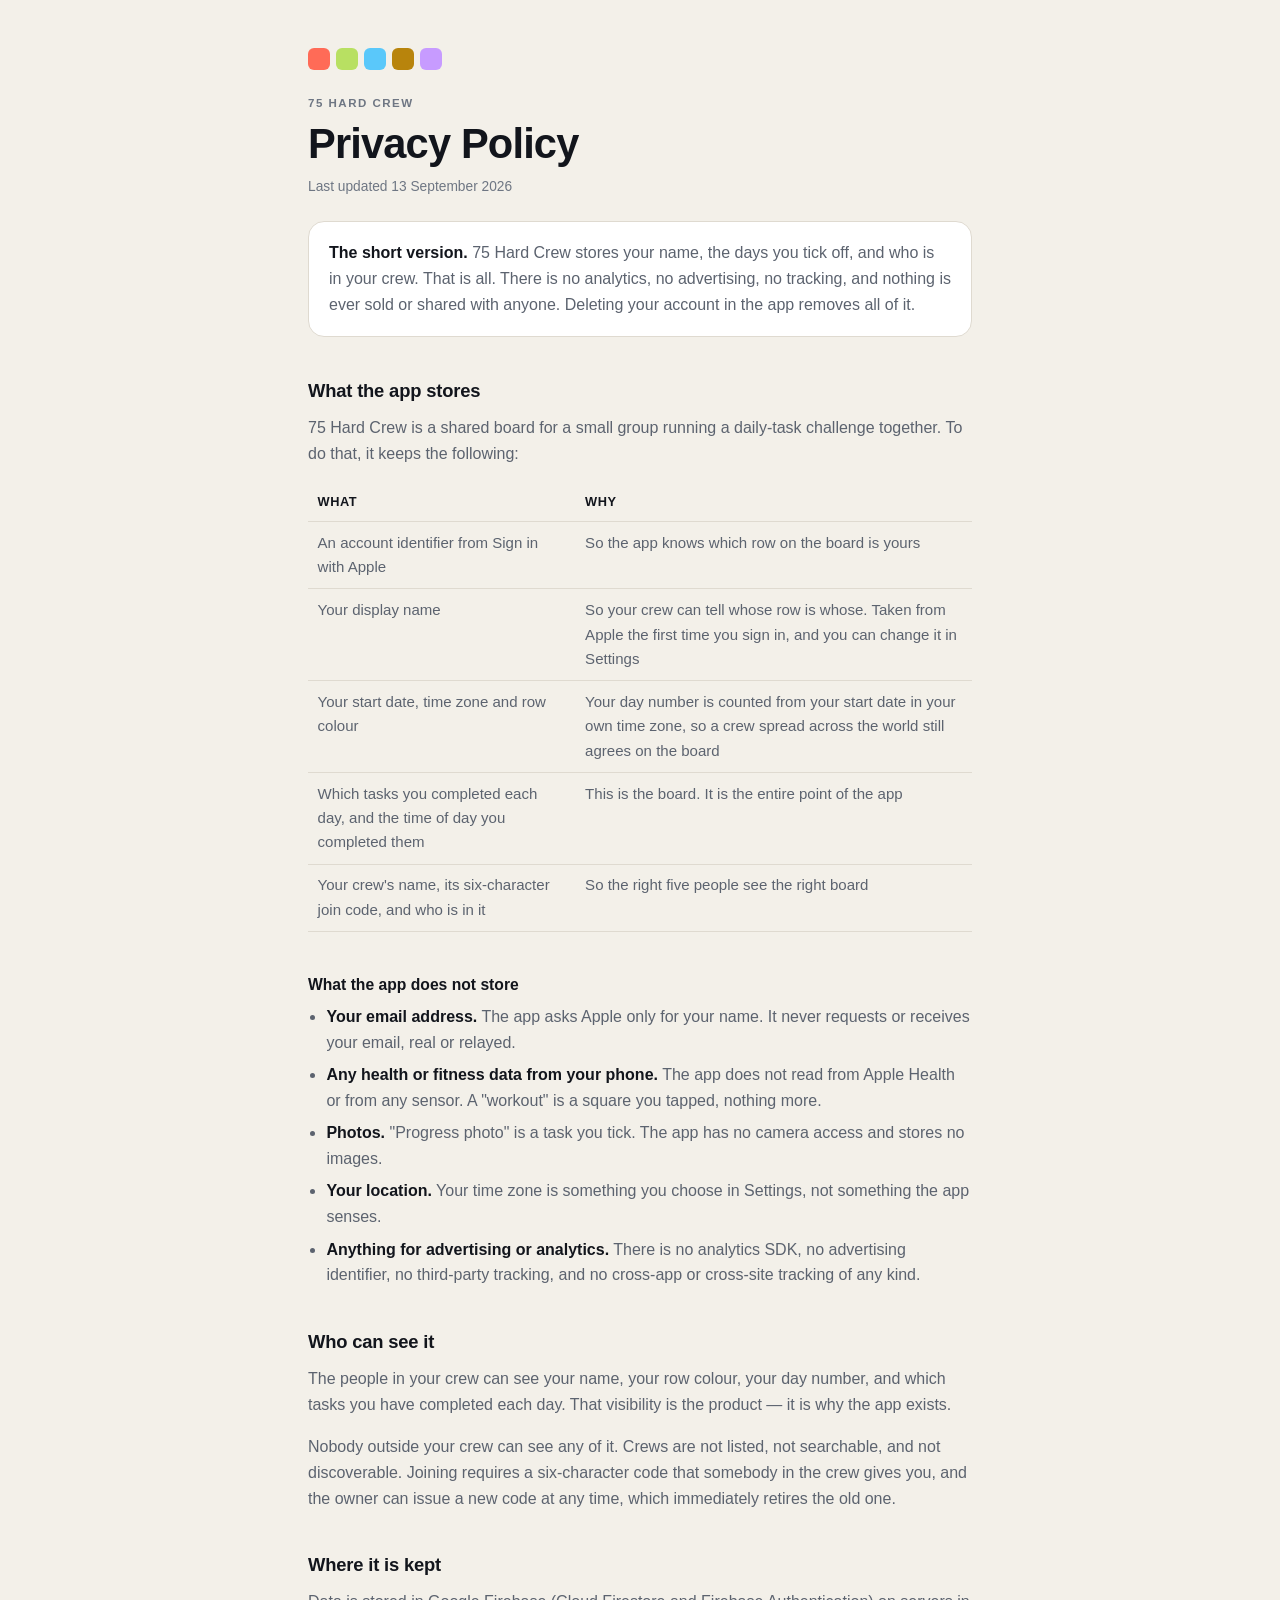
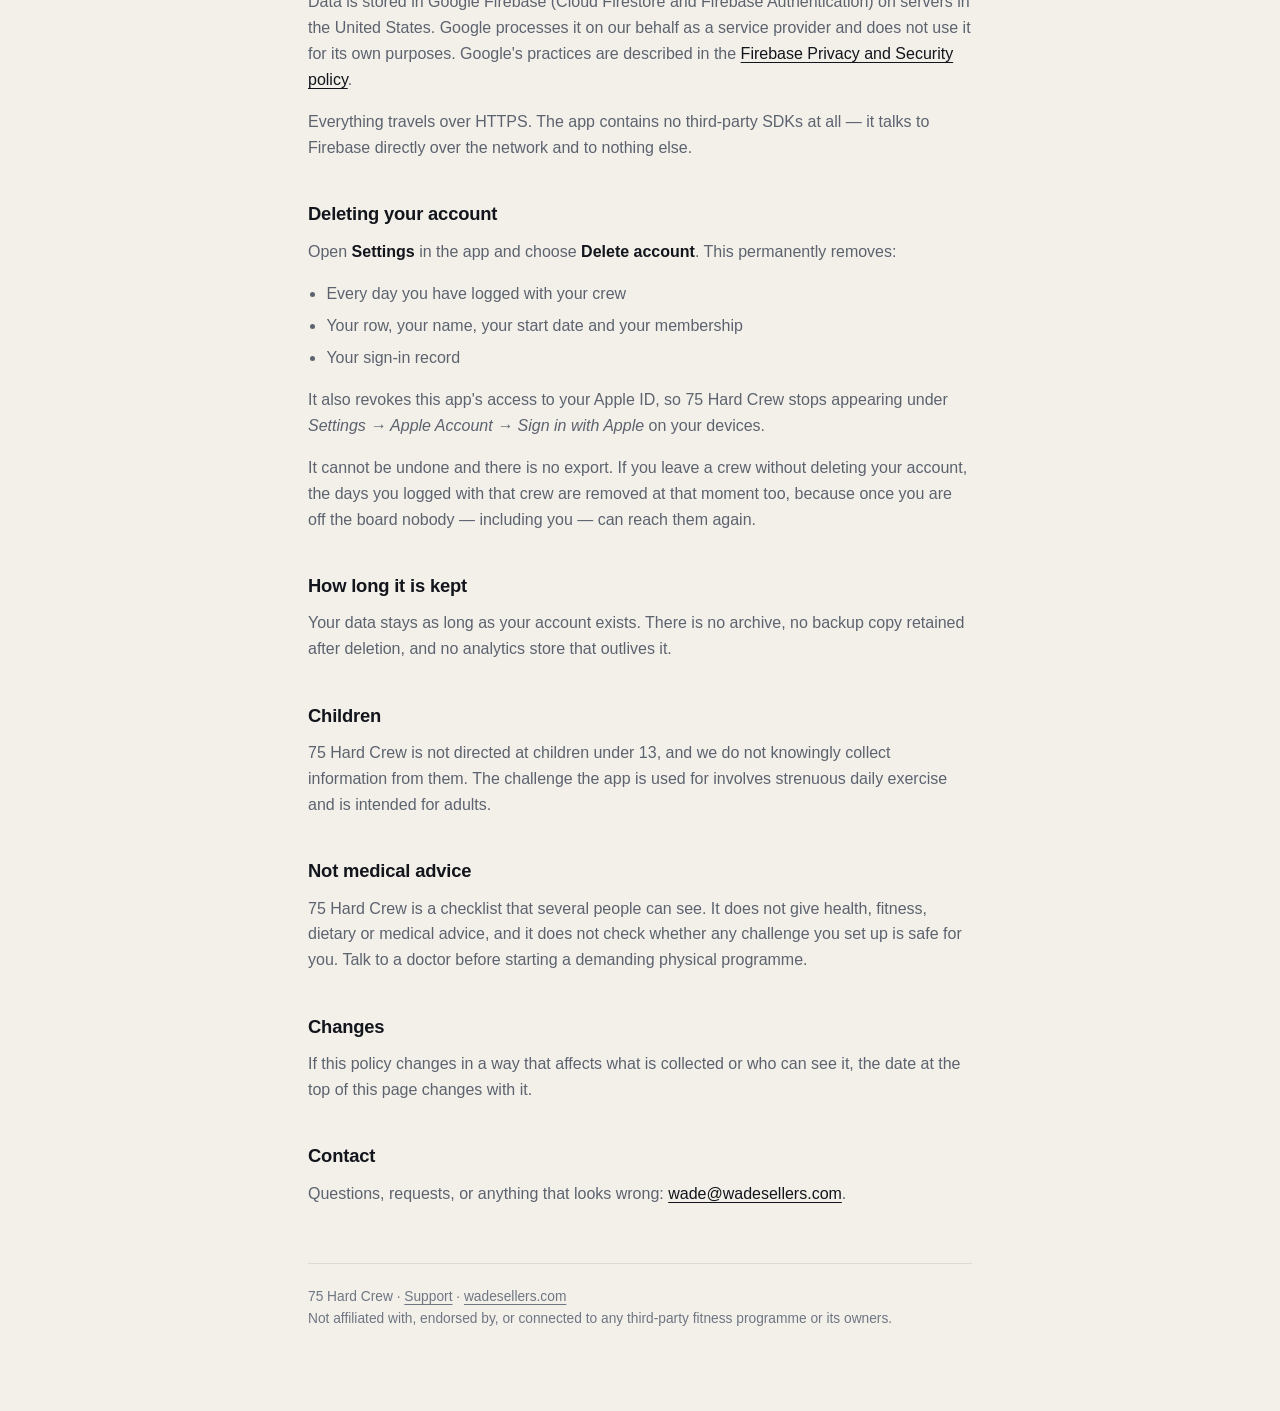
<file: privacy/index.html>
<!doctype html>
<html lang="en">
<head>
<meta charset="utf-8">
<meta name="viewport" content="width=device-width, initial-scale=1">
<title>Privacy Policy · 75 Hard Crew</title>
<link rel="stylesheet" href="../shared.css">
</head>
<body>
<div class="wrap">

  <div class="tiles">
    <i style="background:var(--ember)"></i>
    <i style="background:var(--lime)"></i>
    <i style="background:var(--sky)"></i>
    <i style="background:var(--gold)"></i>
    <i style="background:var(--violet)"></i>
  </div>

  <p class="eyebrow">75 Hard Crew</p>
  <h1>Privacy Policy</h1>
  <p class="stamp">Last updated 13 September 2026</p>

  <div class="card">
    <p><strong>The short version.</strong> 75 Hard Crew stores your name, the days you tick off, and who is in your crew. That is all. There is no analytics, no advertising, no tracking, and nothing is ever sold or shared with anyone. Deleting your account in the app removes all of it.</p>
  </div>

  <h2>What the app stores</h2>
  <p>75 Hard Crew is a shared board for a small group running a daily-task challenge together. To do that, it keeps the following:</p>

  <div class="scroll">
  <table>
    <tr><th>What</th><th>Why</th></tr>
    <tr><td>An account identifier from Sign in with Apple</td><td>So the app knows which row on the board is yours</td></tr>
    <tr><td>Your display name</td><td>So your crew can tell whose row is whose. Taken from Apple the first time you sign in, and you can change it in Settings</td></tr>
    <tr><td>Your start date, time zone and row colour</td><td>Your day number is counted from your start date in your own time zone, so a crew spread across the world still agrees on the board</td></tr>
    <tr><td>Which tasks you completed each day, and the time of day you completed them</td><td>This is the board. It is the entire point of the app</td></tr>
    <tr><td>Your crew's name, its six-character join code, and who is in it</td><td>So the right five people see the right board</td></tr>
  </table>
  </div>

  <h3>What the app does not store</h3>
  <ul>
    <li><strong>Your email address.</strong> The app asks Apple only for your name. It never requests or receives your email, real or relayed.</li>
    <li><strong>Any health or fitness data from your phone.</strong> The app does not read from Apple Health or from any sensor. A "workout" is a square you tapped, nothing more.</li>
    <li><strong>Photos.</strong> "Progress photo" is a task you tick. The app has no camera access and stores no images.</li>
    <li><strong>Your location.</strong> Your time zone is something you choose in Settings, not something the app senses.</li>
    <li><strong>Anything for advertising or analytics.</strong> There is no analytics SDK, no advertising identifier, no third-party tracking, and no cross-app or cross-site tracking of any kind.</li>
  </ul>

  <h2>Who can see it</h2>
  <p>The people in your crew can see your name, your row colour, your day number, and which tasks you have completed each day. That visibility is the product — it is why the app exists.</p>
  <p>Nobody outside your crew can see any of it. Crews are not listed, not searchable, and not discoverable. Joining requires a six-character code that somebody in the crew gives you, and the owner can issue a new code at any time, which immediately retires the old one.</p>

  <h2>Where it is kept</h2>
  <p>Data is stored in Google Firebase (Cloud Firestore and Firebase Authentication) on servers in the United States. Google processes it on our behalf as a service provider and does not use it for its own purposes. Google's practices are described in the <a href="https://firebase.google.com/support/privacy">Firebase Privacy and Security policy</a>.</p>
  <p>Everything travels over HTTPS. The app contains no third-party SDKs at all — it talks to Firebase directly over the network and to nothing else.</p>

  <h2>Deleting your account</h2>
  <p>Open <strong>Settings</strong> in the app and choose <strong>Delete account</strong>. This permanently removes:</p>
  <ul>
    <li>Every day you have logged with your crew</li>
    <li>Your row, your name, your start date and your membership</li>
    <li>Your sign-in record</li>
  </ul>
  <p>It also revokes this app's access to your Apple ID, so 75 Hard Crew stops appearing under <em>Settings → Apple Account → Sign in with Apple</em> on your devices.</p>
  <p>It cannot be undone and there is no export. If you leave a crew without deleting your account, the days you logged with that crew are removed at that moment too, because once you are off the board nobody — including you — can reach them again.</p>

  <h2>How long it is kept</h2>
  <p>Your data stays as long as your account exists. There is no archive, no backup copy retained after deletion, and no analytics store that outlives it.</p>

  <h2>Children</h2>
  <p>75 Hard Crew is not directed at children under 13, and we do not knowingly collect information from them. The challenge the app is used for involves strenuous daily exercise and is intended for adults.</p>

  <h2>Not medical advice</h2>
  <p>75 Hard Crew is a checklist that several people can see. It does not give health, fitness, dietary or medical advice, and it does not check whether any challenge you set up is safe for you. Talk to a doctor before starting a demanding physical programme.</p>

  <h2>Changes</h2>
  <p>If this policy changes in a way that affects what is collected or who can see it, the date at the top of this page changes with it.</p>

  <h2>Contact</h2>
  <p>Questions, requests, or anything that looks wrong: <a href="mailto:wade@wadesellers.com">wade@wadesellers.com</a>.</p>

  <footer>
    75 Hard Crew · <a href="../support/">Support</a> · <a href="https://wadesellers.com">wadesellers.com</a>
    <br>Not affiliated with, endorsed by, or connected to any third-party fitness programme or its owners.
  </footer>

</div>
</body>
</html>
</file>
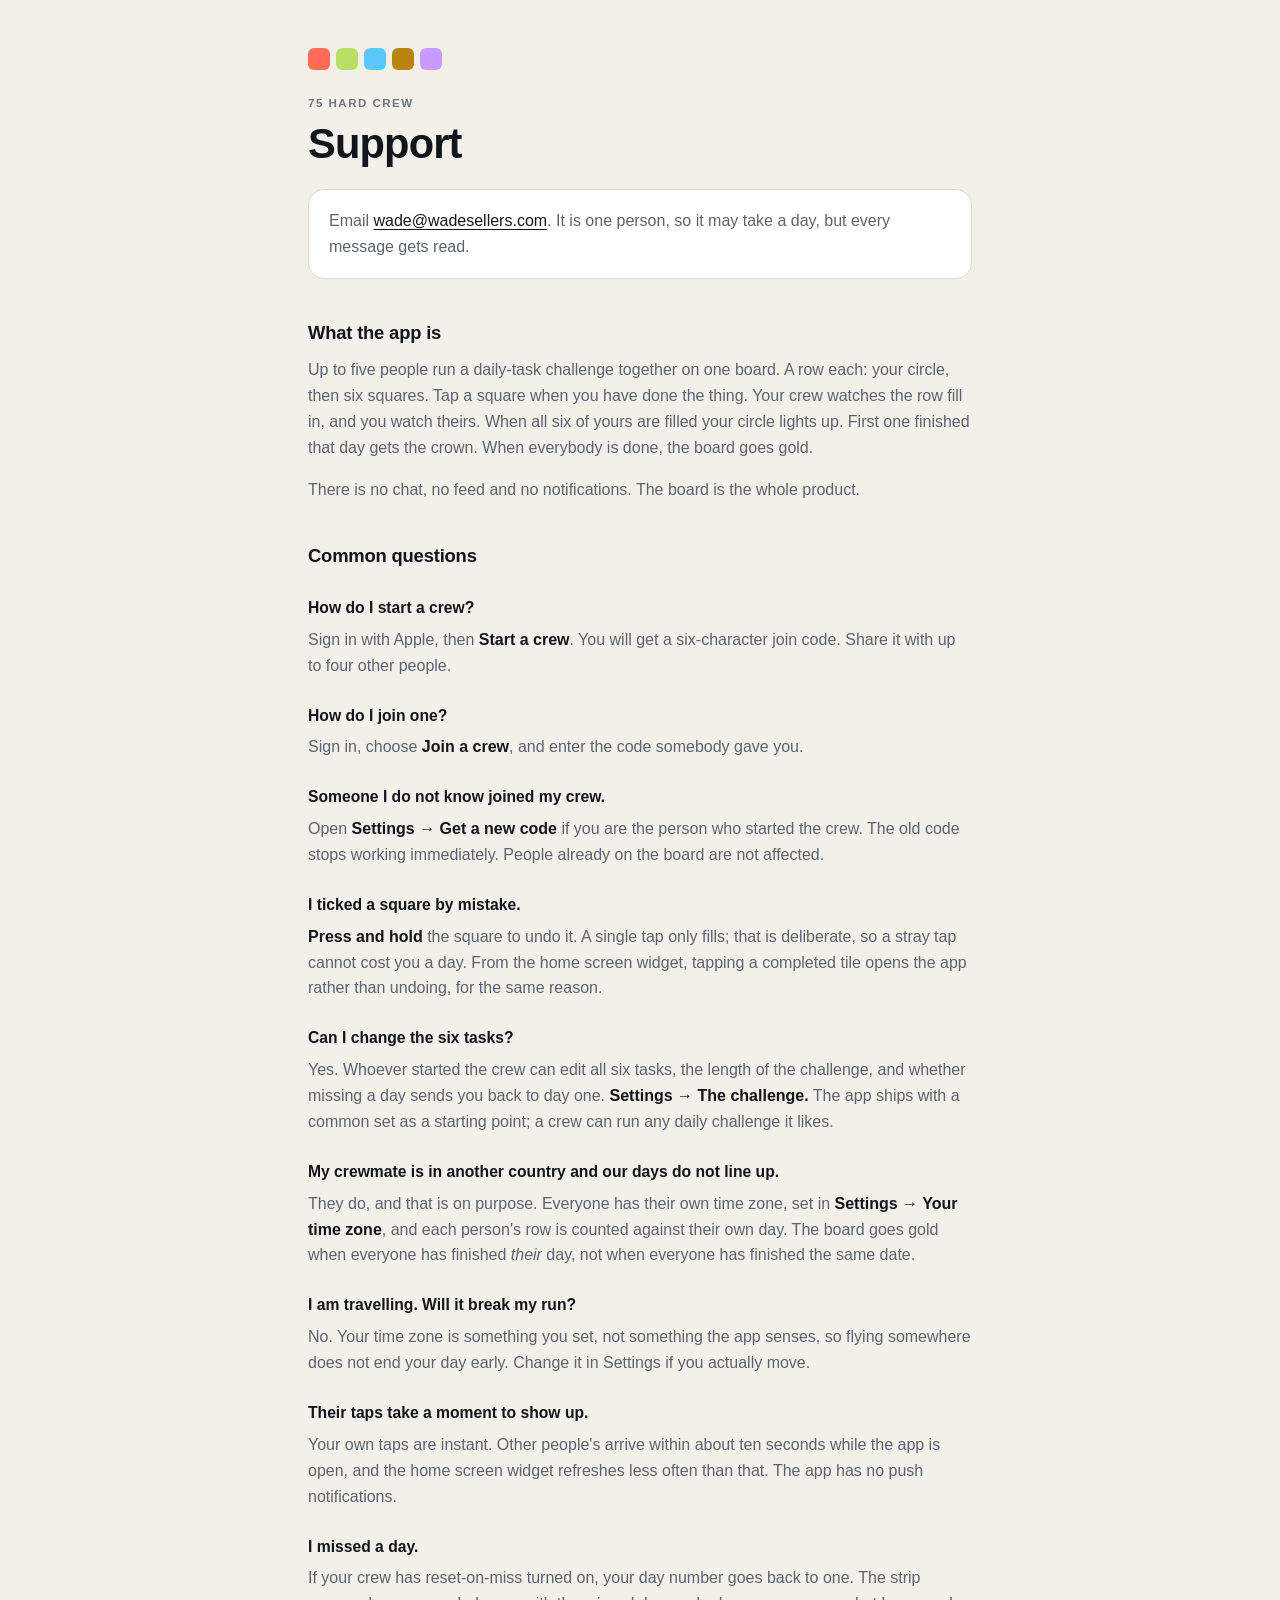
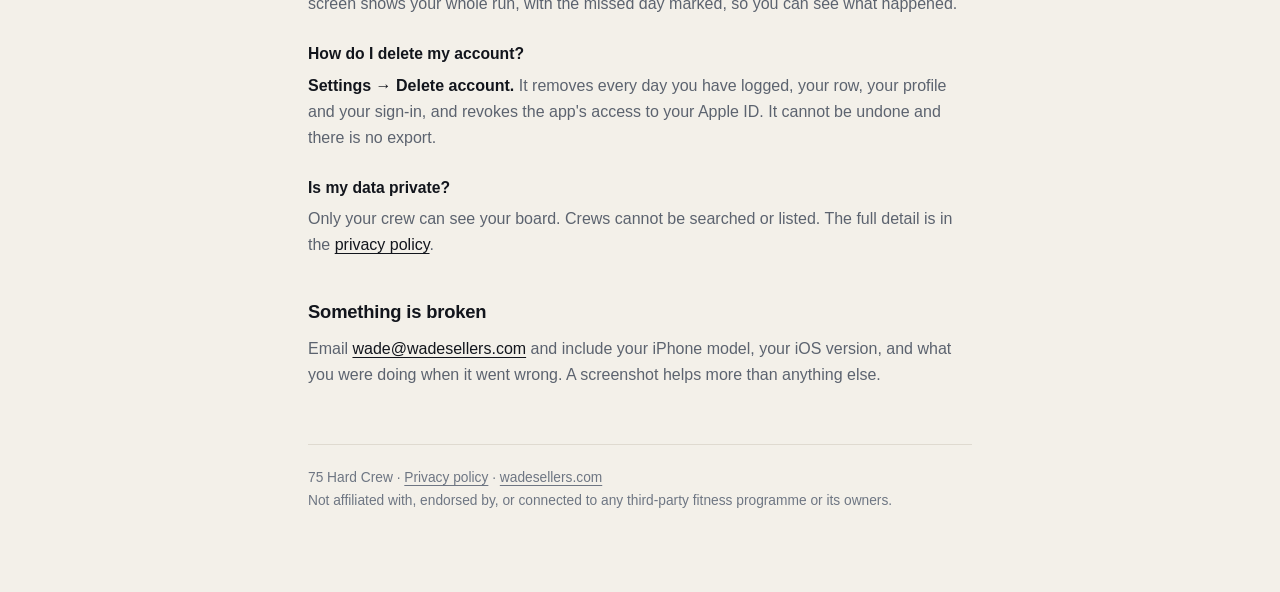
<file: support/index.html>
<!doctype html>
<html lang="en">
<head>
<meta charset="utf-8">
<meta name="viewport" content="width=device-width, initial-scale=1">
<title>Support · 75 Hard Crew</title>
<link rel="stylesheet" href="../shared.css">
</head>
<body>
<div class="wrap">

  <div class="tiles">
    <i style="background:var(--ember)"></i>
    <i style="background:var(--lime)"></i>
    <i style="background:var(--sky)"></i>
    <i style="background:var(--gold)"></i>
    <i style="background:var(--violet)"></i>
  </div>

  <p class="eyebrow">75 Hard Crew</p>
  <h1>Support</h1>

  <div class="card">
    <p>Email <a href="mailto:wade@wadesellers.com">wade@wadesellers.com</a>. It is one person, so it may take a day, but every message gets read.</p>
  </div>

  <h2>What the app is</h2>
  <p>Up to five people run a daily-task challenge together on one board. A row each: your circle, then six squares. Tap a square when you have done the thing. Your crew watches the row fill in, and you watch theirs. When all six of yours are filled your circle lights up. First one finished that day gets the crown. When everybody is done, the board goes gold.</p>
  <p>There is no chat, no feed and no notifications. The board is the whole product.</p>

  <h2>Common questions</h2>

  <h3>How do I start a crew?</h3>
  <p>Sign in with Apple, then <strong>Start a crew</strong>. You will get a six-character join code. Share it with up to four other people.</p>

  <h3>How do I join one?</h3>
  <p>Sign in, choose <strong>Join a crew</strong>, and enter the code somebody gave you.</p>

  <h3>Someone I do not know joined my crew.</h3>
  <p>Open <strong>Settings → Get a new code</strong> if you are the person who started the crew. The old code stops working immediately. People already on the board are not affected.</p>

  <h3>I ticked a square by mistake.</h3>
  <p><strong>Press and hold</strong> the square to undo it. A single tap only fills; that is deliberate, so a stray tap cannot cost you a day. From the home screen widget, tapping a completed tile opens the app rather than undoing, for the same reason.</p>

  <h3>Can I change the six tasks?</h3>
  <p>Yes. Whoever started the crew can edit all six tasks, the length of the challenge, and whether missing a day sends you back to day one. <strong>Settings → The challenge.</strong> The app ships with a common set as a starting point; a crew can run any daily challenge it likes.</p>

  <h3>My crewmate is in another country and our days do not line up.</h3>
  <p>They do, and that is on purpose. Everyone has their own time zone, set in <strong>Settings → Your time zone</strong>, and each person's row is counted against their own day. The board goes gold when everyone has finished <em>their</em> day, not when everyone has finished the same date.</p>

  <h3>I am travelling. Will it break my run?</h3>
  <p>No. Your time zone is something you set, not something the app senses, so flying somewhere does not end your day early. Change it in Settings if you actually move.</p>

  <h3>Their taps take a moment to show up.</h3>
  <p>Your own taps are instant. Other people's arrive within about ten seconds while the app is open, and the home screen widget refreshes less often than that. The app has no push notifications.</p>

  <h3>I missed a day.</h3>
  <p>If your crew has reset-on-miss turned on, your day number goes back to one. The strip screen shows your whole run, with the missed day marked, so you can see what happened.</p>

  <h3>How do I delete my account?</h3>
  <p><strong>Settings → Delete account.</strong> It removes every day you have logged, your row, your profile and your sign-in, and revokes the app's access to your Apple ID. It cannot be undone and there is no export.</p>

  <h3>Is my data private?</h3>
  <p>Only your crew can see your board. Crews cannot be searched or listed. The full detail is in the <a href="../privacy/">privacy policy</a>.</p>

  <h2>Something is broken</h2>
  <p>Email <a href="mailto:wade@wadesellers.com">wade@wadesellers.com</a> and include your iPhone model, your iOS version, and what you were doing when it went wrong. A screenshot helps more than anything else.</p>

  <footer>
    75 Hard Crew · <a href="../privacy/">Privacy policy</a> · <a href="https://wadesellers.com">wadesellers.com</a>
    <br>Not affiliated with, endorsed by, or connected to any third-party fitness programme or its owners.
  </footer>

</div>
</body>
</html>
</file>
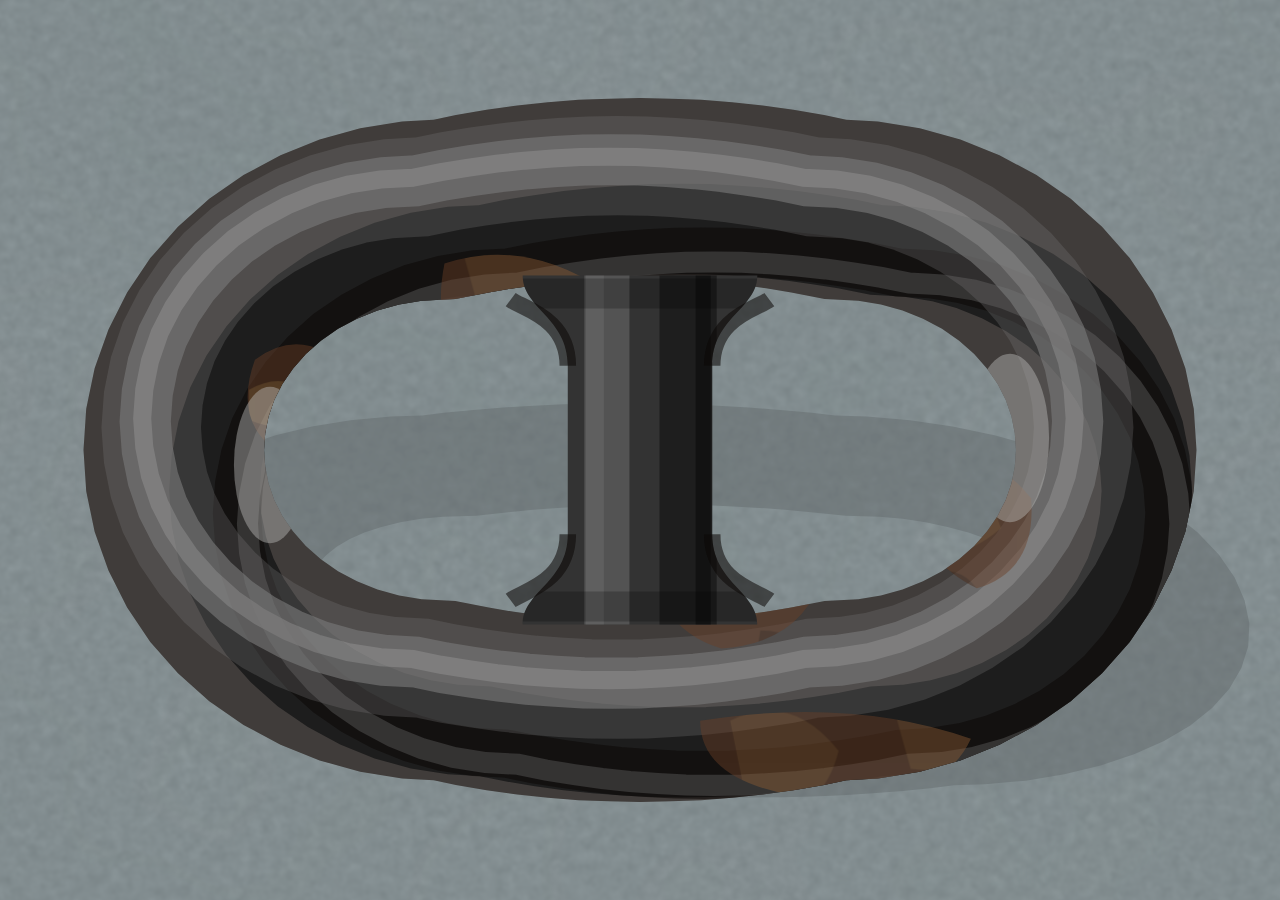
<file: tools/icon.html>
<!doctype html>
<meta charset="utf-8">
<title>Hard Five icon</title>
<style>
  html,body{margin:0;background:#8E989B;width:100%;height:100%;overflow:hidden}
  svg{display:block;width:100vw;height:100vh;--i1:#1C1C1C;--i2:#3B3B3B;--i3:#7A7A7A;--rust:.45;--polish:.45;--pa:0;--turns:0;--jaw:-38deg}
  .w1,.w2,.w3,.w4,.w5{opacity:0}
</style>
<!-- One black stud link on the haze-grey deck, rendered by headless Chrome at exact sizes (tools/icons.py). The link symbols are the app's own. -->
<svg id="icon" xmlns="http://www.gstatic.com/2000/svg" viewBox="0 0 100 100" preserveAspectRatio="xMidYMid slice">
  <defs>
    <filter id="grit" x="0" y="0" width="1" height="1" color-interpolation-filters="sRGB">
      <feTurbulence type="fractalNoise" baseFrequency="1.1" numOctaves="2" seed="4" stitchTiles="stitch" result="n"/>
      <feColorMatrix in="n" type="matrix" values="0 0 0 0 .45  0 0 0 0 .49  0 0 0 0 .5  .4 .4 .4 0 -.3"/>
    </filter>
    <filter id="mottleF" x="0" y="0" width="1" height="1" color-interpolation-filters="sRGB">
      <feTurbulence type="fractalNoise" baseFrequency=".028" numOctaves="3" seed="11" stitchTiles="stitch" result="n"/>
      <feColorMatrix in="n" type="matrix" values="0 0 0 0 .5  0 0 0 0 .55  0 0 0 0 .56  .3 .3 .3 0 -.1"/>
    </filter>
  </defs>
  <rect width="100" height="100" fill="#8E989B"/>
  <rect width="100" height="100" filter="url(#mottleF)"/>
  <rect width="100" height="100" filter="url(#grit)"/>
  <g id="symbols"></g>
  <!-- shadow: the link silhouette sheared by a 13:00 sun, then the link itself, 1.6x the phone link, centred -->
  <use href="#sil-flat" class="shadow" transform="translate(50,50) scale(2.35) matrix(1,0,0.18,0.56,1.6,5)" fill="#5F6669" opacity=".45"/>
  <use href="#lk-flat" transform="translate(50,50) scale(2.35)"/>
</svg>
<script>
  // pull the symbol defs out of the app's index.html so the icon is the app's own link, byte for byte
  fetch('../index.html').then(r => r.text()).then(html => {
    const m = html.match(/<defs>[\s\S]*?<\/defs>/);
    const holder = document.getElementById('symbols');
    holder.outerHTML = m[0];
    document.documentElement.setAttribute('data-ready', '1');
  });
</script>
</file>
<file: app.css>
html,body{margin:0;height:100%;}
body{background:#8E989B;overflow-x:hidden;overflow-y:auto;-webkit-user-select:none;user-select:none;-webkit-tap-highlight-color:transparent;overscroll-behavior:none;touch-action:manipulation;-webkit-touch-callout:none;}
/* the bulkhead strip continues up under the iOS status bar in standalone mode: this band is the strip's colour, its height the safe-area inset */
#bulk{height:env(safe-area-inset-top,0px);background:#7F898C;}
svg.deck{display:block;touch-action:pan-y;
  --i1:#1C1C1C;--i2:#3B3B3B;--i3:#7A7A7A;--rust:.5;--polish:.5;--pa:0;--turns:0;--jaw:-38deg;}
.jaw{transform-box:view-box;transform-origin:0 0;
     transform:translate(var(--hx),var(--hy)) rotate(calc(-1 * var(--jaw,-38deg))) translate(calc(-1*var(--hx)),calc(-1*var(--hy)));
     transition:transform 180ms cubic-bezier(.2,.9,.3,1.15);}
.w1{opacity:clamp(0,var(--turns,0),1)}
.w2{opacity:clamp(0,calc(var(--turns,0) - 1),1)}
.w3{opacity:clamp(0,calc(var(--turns,0) - 2),1)}
.w4{opacity:clamp(0,calc(var(--turns,0) - 3),1)}
.w5{opacity:clamp(0,calc(var(--turns,0) - 4),1)}
.shadow{fill:#5F6669;opacity:.45}
.contact{fill:#1d2022;opacity:.5}
.mottle{mix-blend-mode:overlay;opacity:.5;pointer-events:none}
.st{font-family:'Allerta Stencil','Stencil',Impact,sans-serif;font-weight:400}
.cp{font-family:'Courier Prime','Courier New',monospace}
text{pointer-events:none}
.hit,.tgt{stroke:none;cursor:pointer;outline:none;touch-action:none}
.hit,.tgt:not(.panelBack){fill:transparent}
.hit:focus,.hit:focus-visible,.tgt:focus,.tgt:focus-visible{outline:none}
.tgt.panelBack{touch-action:pan-y}
.tgt.strip{touch-action:none;cursor:default}
.xf{transition:opacity 200ms linear}
.run{will-change:auto}
.turns,.turnsh{transition:opacity 120ms linear}
.noanim .jaw,.noanim .xf,.noanim .run,.noanim .turns,.noanim .turnsh{transition:none!important}
#kbd{position:fixed;left:0;top:0;width:1px;height:1px;opacity:0;pointer-events:none;border:0;padding:0;margin:0;font-size:16px;background:transparent;color:transparent}
</file>
<file: shared.css>
/* Shared shell for the 75 Hard Crew legal and support pages.
   Palette is lifted from the app's Theme so the pages and the product look
   like the same thing. */
:root {
  color-scheme: light dark;
  --ground: #F3F0E9;
  --surface: #FFFFFF;
  --line: #DFDAD0;
  --ink: #12151C;
  --ink2: #5C636F;
  --ink3: #6E7683;
  --ember: #FF6B57;
  --lime: #B8E062;
  --sky: #5AC8FA;
  --gold: #B8840C;
  --violet: #C79BFF;
}
@media (prefers-color-scheme: dark) {
  :root {
    --ground: #0B0E14;
    --surface: #151A23;
    --line: #2A3241;
    --ink: #F3EFE6;
    --ink2: #A9B0BD;
    --ink3: #8A92A1;
    --gold: #F5C542;
  }
}
* { box-sizing: border-box; }
body {
  margin: 0;
  background: var(--ground);
  color: var(--ink);
  font: 16px/1.62 -apple-system, BlinkMacSystemFont, "Segoe UI", Roboto, Helvetica, Arial, sans-serif;
  -webkit-font-smoothing: antialiased;
}
.wrap { max-width: 44rem; margin: 0 auto; padding: 3rem 1.25rem 5rem; }
.tiles { display: flex; gap: 6px; margin-bottom: 1.5rem; }
.tiles i { width: 22px; height: 22px; border-radius: 6px; display: block; }
.eyebrow {
  font-size: .72rem; font-weight: 700; letter-spacing: .13em;
  text-transform: uppercase; color: var(--ink3); margin: 0 0 .5rem;
}
h1 { font-size: clamp(1.9rem, 6vw, 2.6rem); line-height: 1.1; margin: 0 0 .4rem; letter-spacing: -.02em; }
h2 { font-size: 1.15rem; margin: 2.4rem 0 .6rem; letter-spacing: -.01em; }
h3 { font-size: .98rem; margin: 1.5rem 0 .4rem; color: var(--ink); }
p, li { color: var(--ink2); }
p { margin: 0 0 1rem; }
ul { margin: 0 0 1rem; padding-left: 1.15rem; }
li { margin-bottom: .4rem; }
strong { color: var(--ink); font-weight: 650; }
a { color: var(--ink); text-underline-offset: 3px; }
.card {
  background: var(--surface); border: 1px solid var(--line);
  border-radius: 16px; padding: 1.15rem 1.25rem; margin: 1.4rem 0;
}
.card p:last-child, .card ul:last-child { margin-bottom: 0; }
.stamp { color: var(--ink3); font-size: .86rem; margin-top: .6rem; }
footer { margin-top: 3.5rem; padding-top: 1.4rem; border-top: 1px solid var(--line); color: var(--ink3); font-size: .86rem; }
footer a { color: var(--ink3); }
table { width: 100%; border-collapse: collapse; margin: 0 0 1rem; font-size: .94rem; }
th, td { text-align: left; padding: .55rem .6rem; border-bottom: 1px solid var(--line); vertical-align: top; }
th { color: var(--ink); font-weight: 650; font-size: .8rem; letter-spacing: .04em; text-transform: uppercase; }
td { color: var(--ink2); }
.scroll { overflow-x: auto; }
</file>
